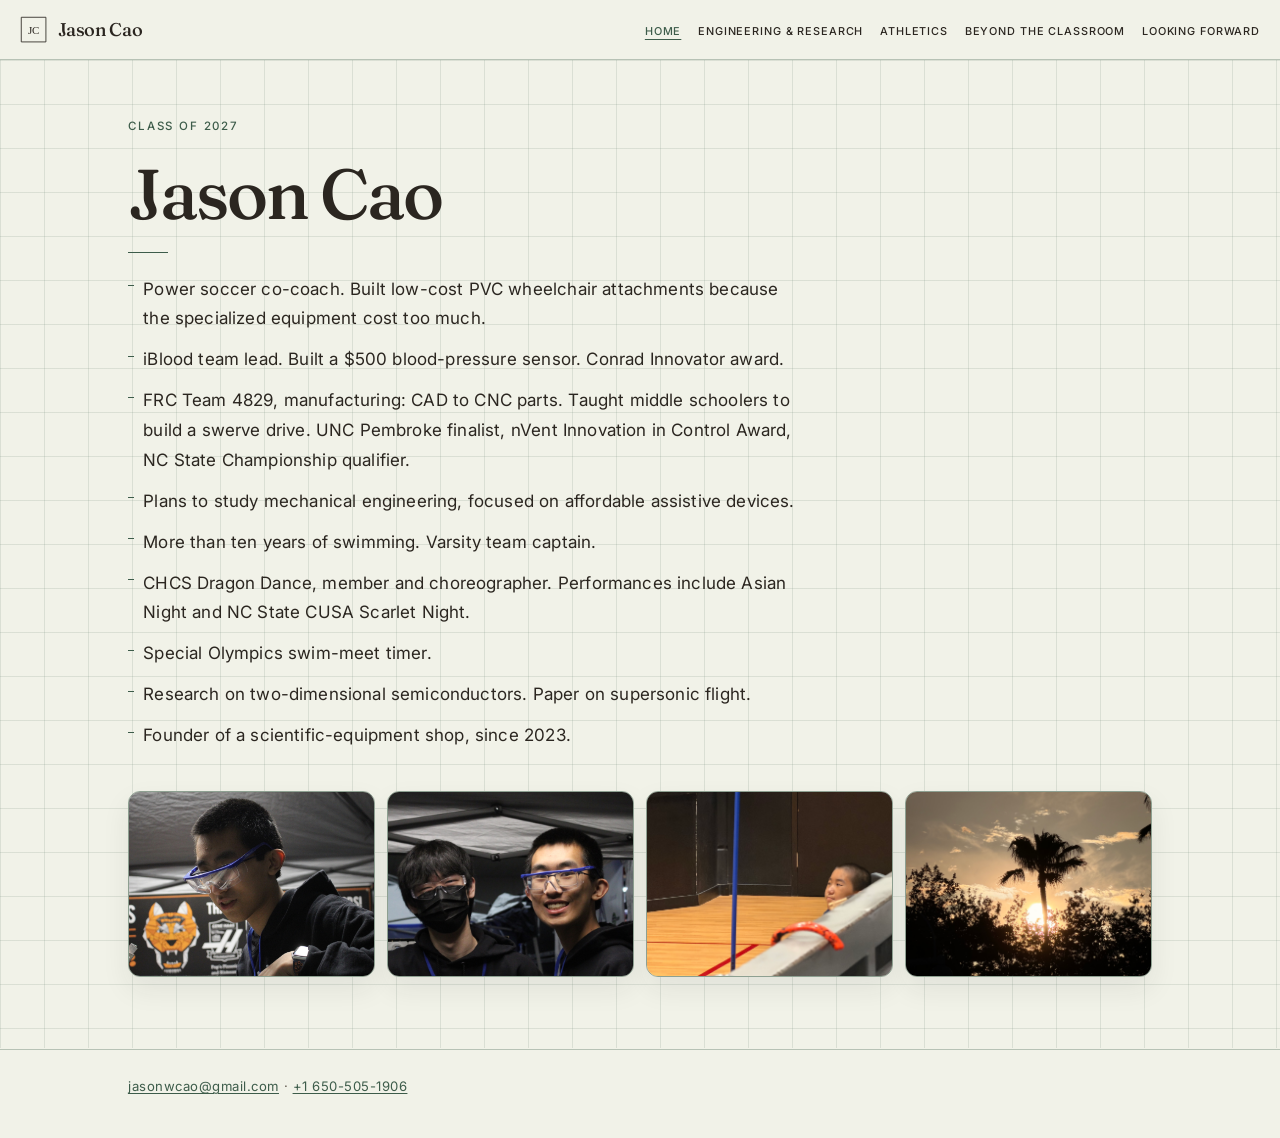
<file: index.html>
<!DOCTYPE html>
<html lang="en">
  <head>
    <meta charset="utf-8" />
    <meta name="viewport" content="width=device-width, initial-scale=1" />
    <meta
      name="description"
      content="Jason Cao — high school senior, engineer, builder, and swimmer applying to college for engineering."
    />
    <title>Jason Cao</title>
    <link rel="canonical" href="https://jasoncao.com/" />
    <link rel="icon" href="favicon.svg" type="image/svg+xml" />
    <link rel="preconnect" href="https://fonts.googleapis.com" />
    <link rel="preconnect" href="https://fonts.gstatic.com" crossorigin />
    <link
      href="https://fonts.googleapis.com/css2?family=Fraunces:ital,opsz,wght,WONK@0,24,500,0;0,24,600,0;1,24,500,0&family=Inter:wght@400;500;600&display=swap"
      rel="stylesheet"
    />
    <link rel="stylesheet" href="style.css" />
  </head>
  <body>
    <a class="skip-link" href="#main">Skip to content</a>
    <header class="site-header">
      <div class="wrap header-inner">
        <a class="wordmark" href="index.html" aria-label="Jason Cao home">
          <svg class="mark" viewBox="0 0 32 32" aria-hidden="true">
            <rect
              class="mark-frame"
              x="1.5"
              y="1.5"
              width="29"
              height="29"
              fill="none"
              stroke="currentColor"
              stroke-width="1"
            />
            <text
              x="16"
              y="21.5"
              text-anchor="middle"
              font-size="13"
              font-family="Georgia, 'Times New Roman', serif"
              fill="currentColor"
            >
              JC
            </text>
          </svg>
          <span class="wordmark-text">Jason Cao</span>
        </a>
        <button
          class="nav-toggle"
          type="button"
          aria-expanded="false"
          aria-controls="site-nav"
        >
          Menu
        </button>
        <nav id="site-nav" class="site-nav" aria-label="Primary">
          <ul>
            <li><a href="index.html" aria-current="page">Home</a></li>
            <li>
              <a href="engineering.html">Engineering &amp; Research</a>
            </li>
            <li><a href="athletics.html">Athletics</a></li>
            <li><a href="beyond.html">Beyond the Classroom</a></li>
            <li><a href="looking-forward.html">Looking Forward</a></li>
          </ul>
        </nav>
      </div>
    </header>

    <main id="main">
      <section class="hero">
        <div class="hero-bg" aria-hidden="true">
          <div class="hero-bg-shift" data-parallax="0.2"></div>
        </div>
        <div class="wrap hero-content">
          <p class="kicker hero-enter">Class of 2027</p>
          <h1 class="hero-enter">Jason Cao</h1>
          <span class="rule hero-enter"></span>
          <ul class="hero-points hero-enter">
            <li>
              Power soccer co-coach. Built low-cost PVC wheelchair attachments
              because the specialized equipment cost too much.
            </li>
            <li>
              iBlood team lead. Built a $500 blood-pressure sensor. Conrad
              Innovator award.
            </li>
            <li>
              FRC Team 4829, manufacturing: CAD to CNC parts. Taught middle
              schoolers to build a swerve drive. UNC Pembroke finalist, nVent
              Innovation in Control Award, NC State Championship qualifier.
            </li>
            <li>
              Plans to study mechanical engineering, focused on affordable
              assistive devices.
            </li>
            <li>More than ten years of swimming. Varsity team captain.</li>
            <li>
              CHCS Dragon Dance, member and choreographer. Performances
              include Asian Night and NC State CUSA Scarlet Night.
            </li>
            <li>Special Olympics swim-meet timer.</li>
            <li>
              Research on two-dimensional semiconductors. Paper on supersonic
              flight.
            </li>
            <li>Founder of a scientific-equipment shop, since 2023.</li>
          </ul>
          <div class="home-photos reveal">
            <a href="engineering.html">
              <figure>
                <img
                  class="reveal-media"
                  src="images/frc-pit-states.jpg"
                  alt="Jason Cao in safety glasses at the FRC pit, with a Titanium Tigers banner behind him."
                  width="2000"
                  height="1333"
                />
              </figure>
            </a>
            <a href="engineering.html">
              <figure>
                <img
                  class="reveal-media"
                  src="images/frc-team.jpg"
                  alt="Two Titanium Tigers teammates in the pit, wearing safety glasses."
                  width="2000"
                  height="1333"
                />
              </figure>
            </a>
            <a href="beyond.html#power-soccer">
              <figure>
                <img
                  class="reveal-media"
                  src="images/power-soccer-court.jpg"
                  alt="A power soccer player in a wheelchair beside the court."
                  width="2000"
                  height="1500"
                />
              </figure>
            </a>
            <a href="beyond.html#photography">
              <figure>
                <img
                  class="reveal-media"
                  src="images/photo-palm-sunset.jpg"
                  alt="A palm tree silhouetted against a bright sunset."
                  width="2000"
                  height="1500"
                />
              </figure>
            </a>
          </div>
        </div>
      </section>
    </main>

    <footer class="site-footer" id="contact">
      <div class="wrap">
        <p>
          <a href="mailto:jasonwcao@gmail.com">jasonwcao@gmail.com</a>
          ·
          <a href="tel:+16505051906">+1 650-505-1906</a>
        </p>
      </div>
    </footer>
    <script src="script.js"></script>
  </body>
</html>
</file>
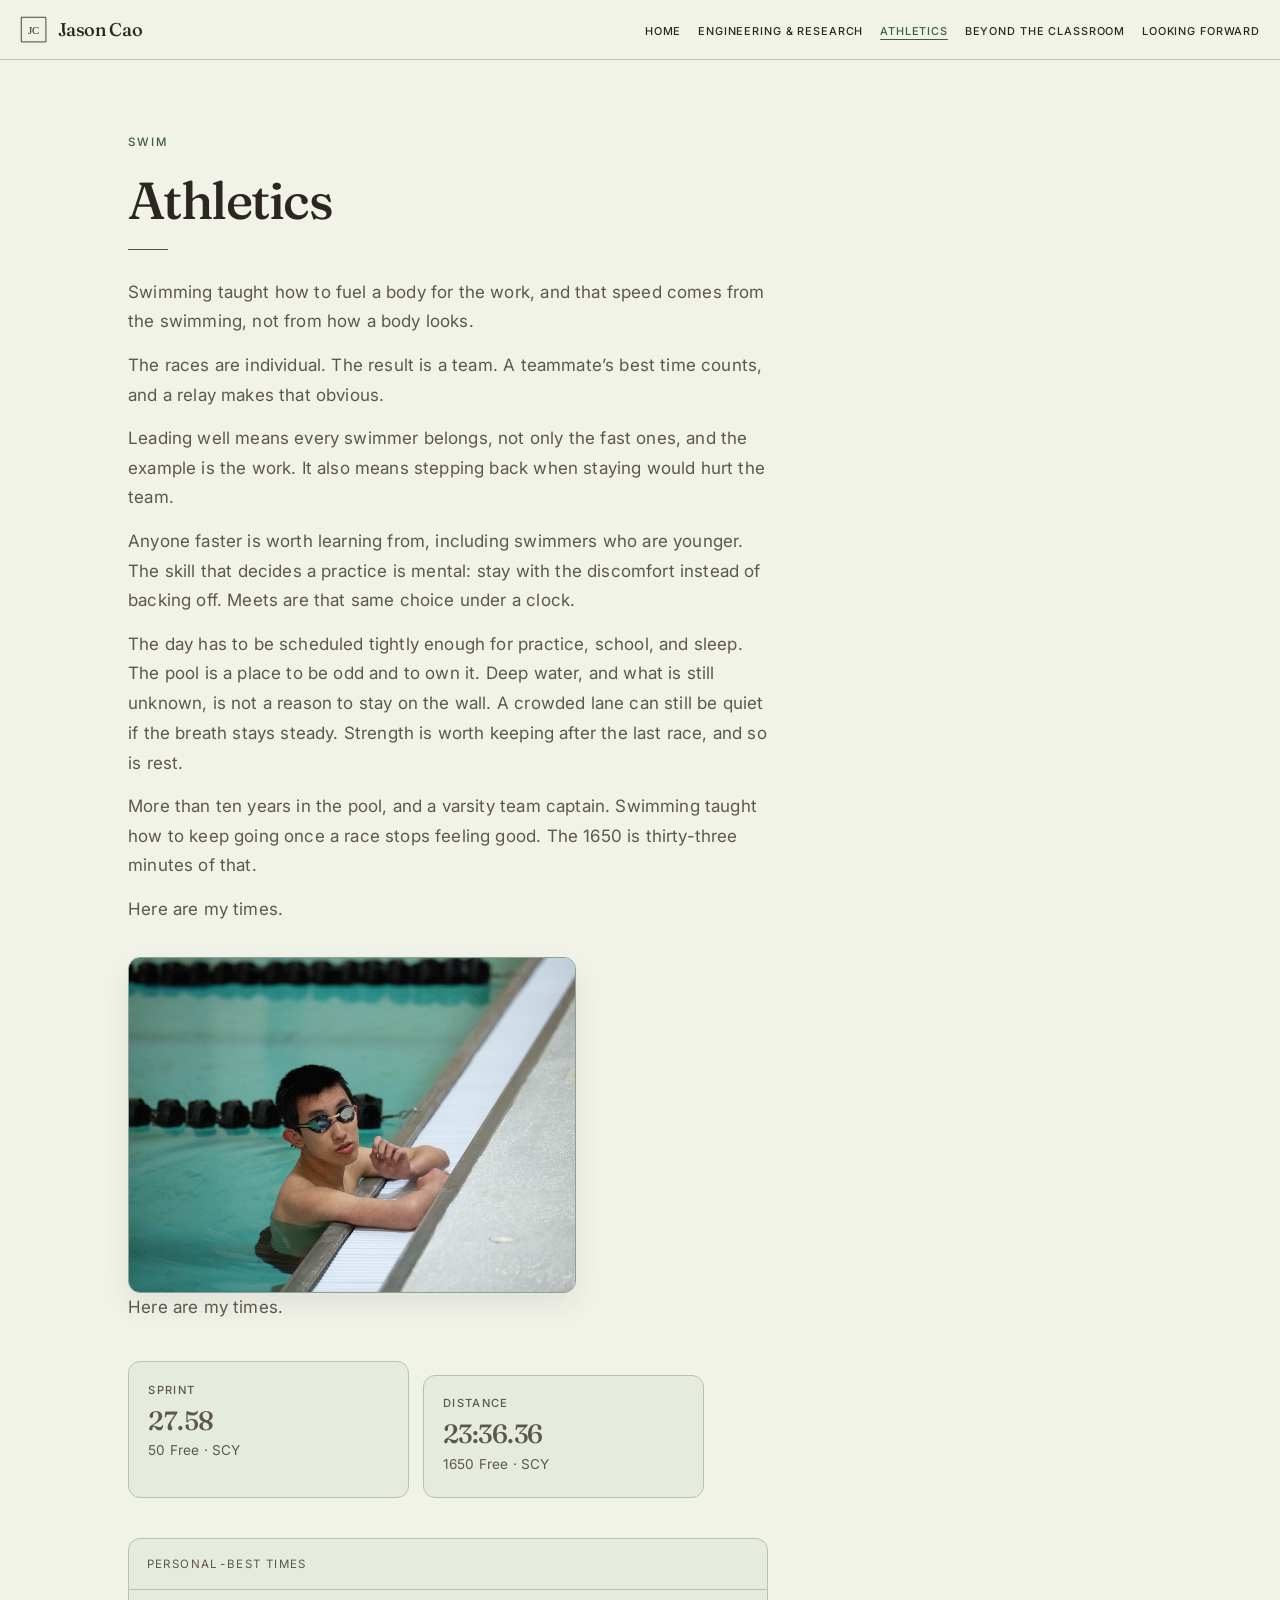
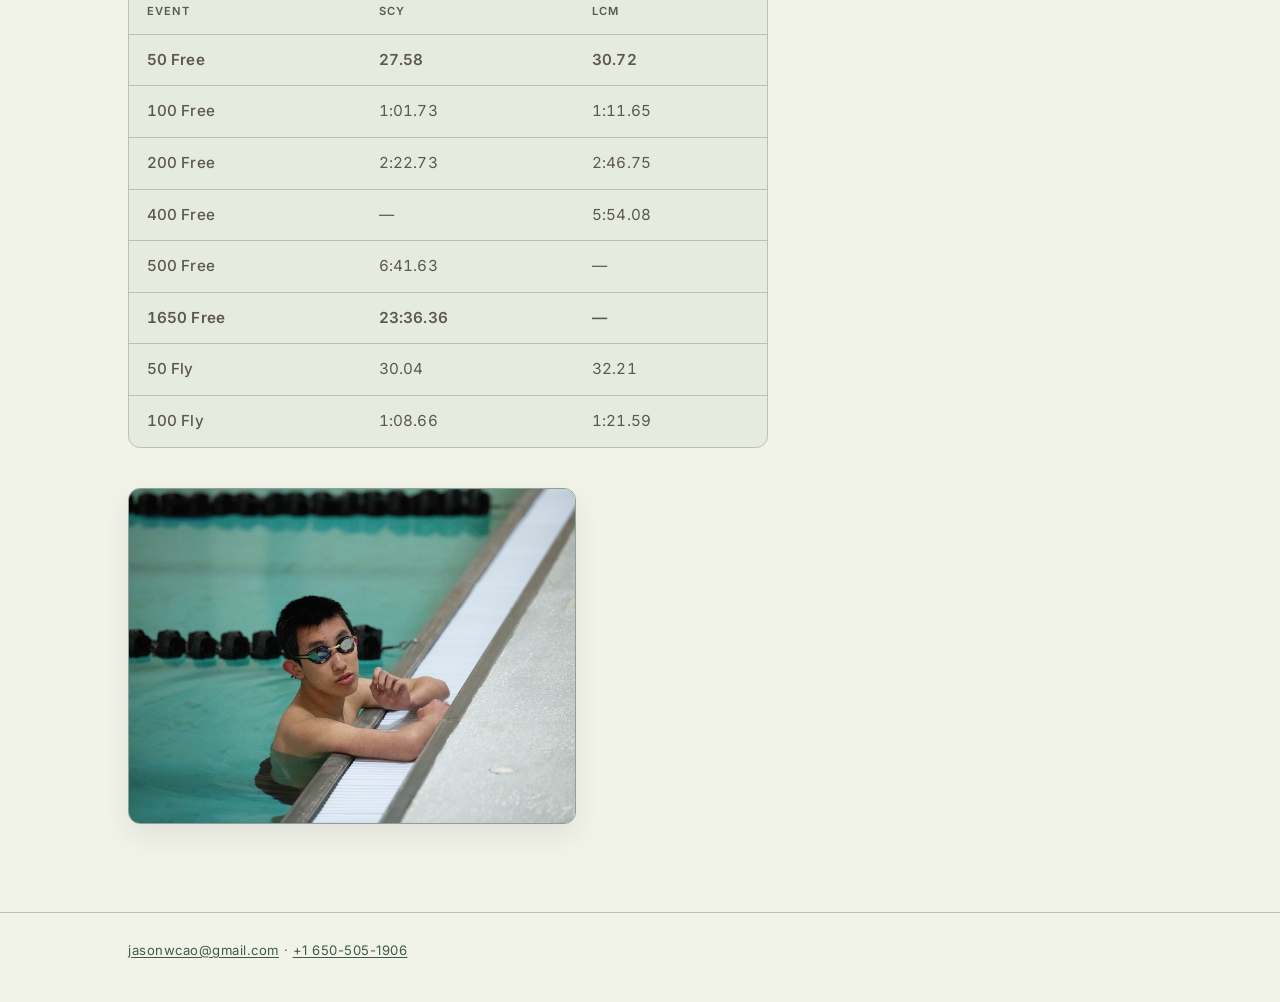
<file: athletics.html>
<!DOCTYPE html>
<html lang="en">
  <head>
    <meta charset="utf-8" />
    <meta name="viewport" content="width=device-width, initial-scale=1" />
    <meta
      name="description"
      content="Athletics — Jason Cao, competitive swimmer and varsity team captain, with personal bests in short course yards and long course meters."
    />
    <title>Athletics — Jason Cao</title>
    <link rel="canonical" href="https://jasoncao.com/athletics.html" />
    <link rel="icon" href="favicon.svg" type="image/svg+xml" />
    <link rel="preconnect" href="https://fonts.googleapis.com" />
    <link rel="preconnect" href="https://fonts.gstatic.com" crossorigin />
    <link
      href="https://fonts.googleapis.com/css2?family=Fraunces:ital,opsz,wght,WONK@0,24,500,0;0,24,600,0;1,24,500,0&family=Inter:wght@400;500;600&display=swap"
      rel="stylesheet"
    />
    <link rel="stylesheet" href="style.css" />
  </head>
  <body>
    <a class="skip-link" href="#main">Skip to content</a>
    <header class="site-header">
      <div class="wrap header-inner">
        <a class="wordmark" href="index.html" aria-label="Jason Cao home">
          <svg class="mark" viewBox="0 0 32 32" aria-hidden="true">
            <rect class="mark-frame" x="1.5" y="1.5" width="29" height="29" fill="none" stroke="currentColor" stroke-width="1"/>
            <text x="16" y="21.5" text-anchor="middle" font-size="13" font-family="Georgia, serif" fill="currentColor">JC</text>
          </svg>
          <span class="wordmark-text">Jason Cao</span>
        </a>
        <button
          class="nav-toggle"
          type="button"
          aria-expanded="false"
          aria-controls="site-nav"
        >
          Menu
        </button>
        <nav id="site-nav" class="site-nav" aria-label="Primary">
          <ul>
            <li><a href="index.html">Home</a></li>
            <li><a href="engineering.html">Engineering &amp; Research</a></li>
            <li><a href="athletics.html" aria-current="page">Athletics</a></li>
            <li><a href="beyond.html">Beyond the Classroom</a></li>
            <li><a href="looking-forward.html">Looking Forward</a></li>
          </ul>
        </nav>
      </div>
    </header>

    <main id="main" class="page">
      <div class="wrap">
        <p class="kicker reveal">Swim</p>
        <h1 class="page-title reveal">Athletics</h1>
        <span class="rule reveal"></span>
        <div class="intro reveal">
          <p>
            Swimming taught how to fuel a body for the work, and that speed
            comes from the swimming, not from how a body looks.
          </p>
          <p>
            The races are individual. The result is a team. A teammate’s best
            time counts, and a relay makes that obvious.
          </p>
          <p>
            Leading well means every swimmer belongs, not only the fast ones,
            and the example is the work. It also means stepping back when
            staying would hurt the team.
          </p>
          <p>
            Anyone faster is worth learning from, including swimmers who are
            younger. The skill that decides a practice is mental: stay with
            the discomfort instead of backing off. Meets are that same choice
            under a clock.
          </p>
          <p>
            The day has to be scheduled tightly enough for practice, school,
            and sleep. The pool is a place to be odd and to own it. Deep
            water, and what is still unknown, is not a reason to stay on the
            wall. A crowded lane can still be quiet if the breath stays
            steady. Strength is worth keeping after the last race, and so is
            rest.
          </p>
        <p class="intro reveal">
          More than ten years in the pool, and a varsity team captain. Swimming
          taught how to keep going once a race stops feeling good. The 1650 is
          thirty-three minutes of that.
        </p>
        <p class="times-lead reveal">Here are my times.</p>
        <div class="photos single lead reveal">
          <figure>
            <img
              class="reveal-media"
              src="images/swim-pool.jpg"
              alt="Jason Cao in the pool at the lane line, wearing goggles."
              width="2000"
              height="1333"
            />
          </figure>
        </div>
        <p class="times-lead reveal">Here are my times.</p>
        <div class="callouts">
          <p class="callout reveal">
            <span class="label">Sprint</span>
            <strong>27.58</strong>
            <span>50 Free · SCY</span>
          </p>
          <p class="callout reveal">
            <span class="label">Distance</span>
            <strong>23:36.36</strong>
            <span>1650 Free · SCY</span>
          </p>
        </div>
        <div
          class="table-wrap reveal"
          role="region"
          aria-labelledby="times-caption"
          tabindex="0"
        >
          <table>
            <caption id="times-caption">Personal-best times</caption>
            <thead>
              <tr>
                <th scope="col">Event</th>
                <th scope="col">SCY</th>
                <th scope="col">LCM</th>
              </tr>
            </thead>
            <tbody>
              <tr class="is-mark">
                <th scope="row">50 Free</th>
                <td>27.58</td>
                <td>30.72</td>
              </tr>
              <tr>
                <th scope="row">100 Free</th>
                <td>1:01.73</td>
                <td>1:11.65</td>
              </tr>
              <tr>
                <th scope="row">200 Free</th>
                <td>2:22.73</td>
                <td>2:46.75</td>
              </tr>
              <tr>
                <th scope="row">400 Free</th>
                <td>—</td>
                <td>5:54.08</td>
              </tr>
              <tr>
                <th scope="row">500 Free</th>
                <td>6:41.63</td>
                <td>—</td>
              </tr>
              <tr class="is-mark">
                <th scope="row">1650 Free</th>
                <td>23:36.36</td>
                <td>—</td>
              </tr>
              <tr>
                <th scope="row">50 Fly</th>
                <td>30.04</td>
                <td>32.21</td>
              </tr>
              <tr>
                <th scope="row">100 Fly</th>
                <td>1:08.66</td>
                <td>1:21.59</td>
              </tr>
            </tbody>
          </table>
        </div>
        <div class="photos single end reveal">
          <figure>
            <img
              class="reveal-media"
              src="images/swim-pool.jpg"
              alt="Jason Cao in the pool at the lane line, wearing goggles."
              width="2000"
              height="1333"
            />
          </figure>
        </div>
      </div>
    </main>

    <footer class="site-footer" id="contact">
      <div class="wrap">
        <p>
          <a href="mailto:jasonwcao@gmail.com">jasonwcao@gmail.com</a>
          ·
          <a href="tel:+16505051906">+1 650-505-1906</a>
        </p>
      </div>
    </footer>
    <script src="script.js"></script>
  </body>
</html>
</file>
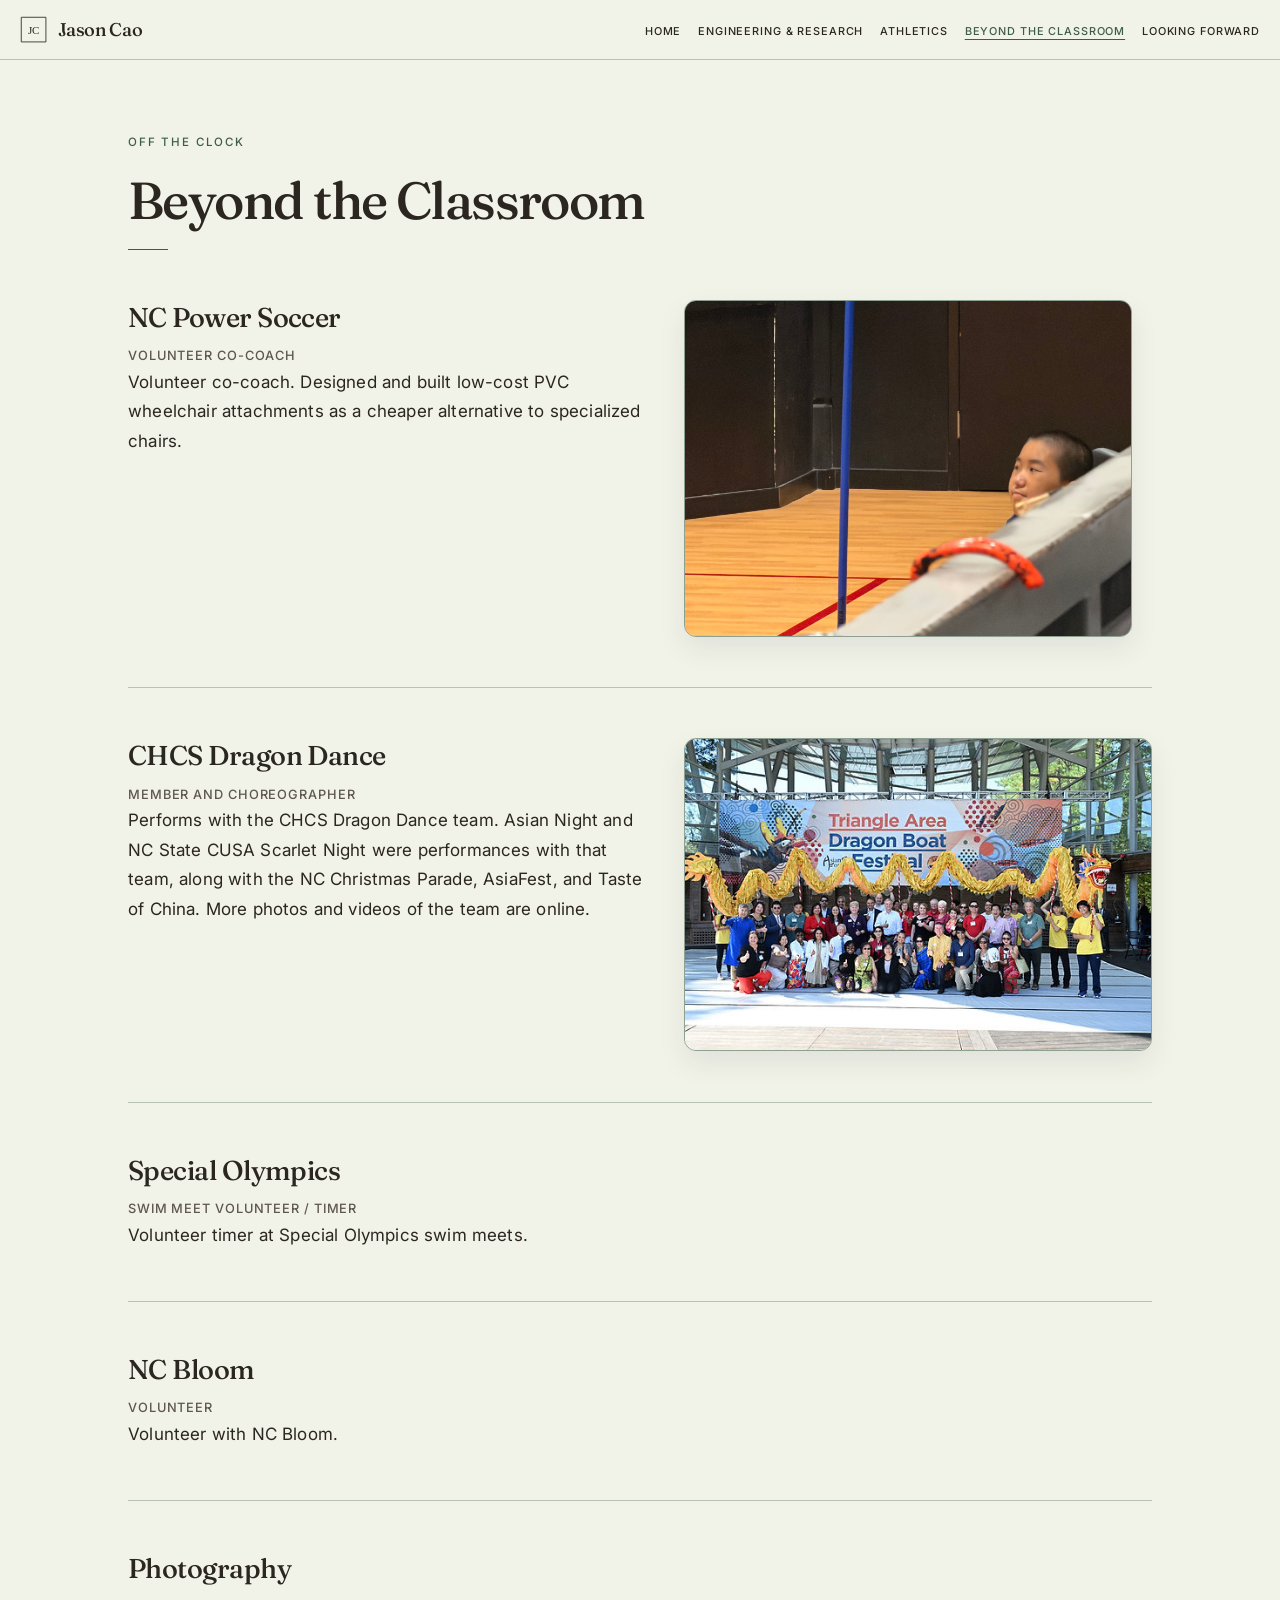
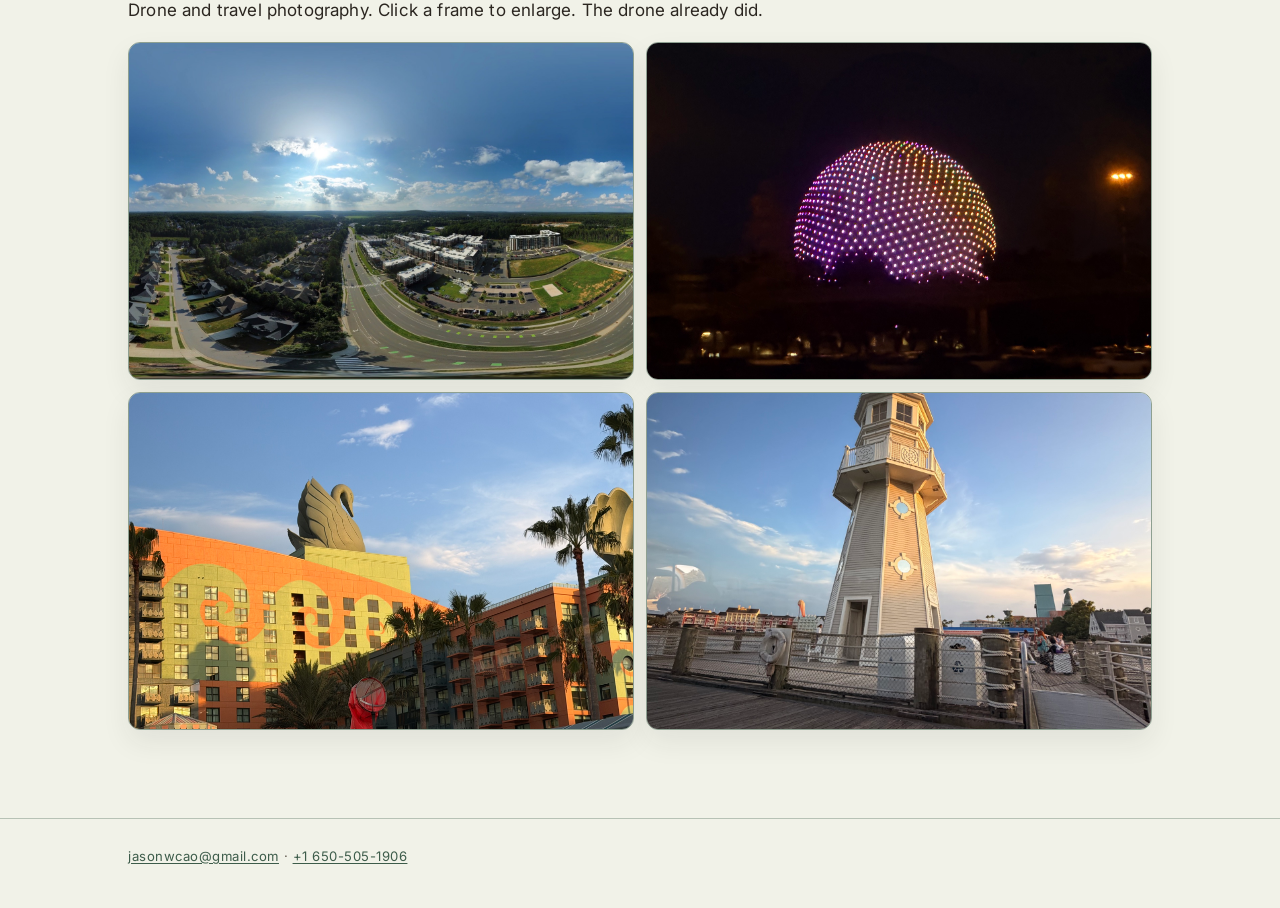
<file: beyond.html>
<!DOCTYPE html>
<html lang="en">
  <head>
    <meta charset="utf-8" />
    <meta name="viewport" content="width=device-width, initial-scale=1" />
    <meta
      name="description"
      content="Beyond the classroom — NC Power Soccer, CHCS Dragon Dance, Special Olympics, NC Bloom, and photography."
    />
    <title>Beyond the Classroom — Jason Cao</title>
    <link rel="canonical" href="https://jasoncao.com/beyond.html" />
    <link rel="icon" href="favicon.svg" type="image/svg+xml" />
    <link rel="preconnect" href="https://fonts.googleapis.com" />
    <link rel="preconnect" href="https://fonts.gstatic.com" crossorigin />
    <link
      href="https://fonts.googleapis.com/css2?family=Fraunces:ital,opsz,wght,WONK@0,24,500,0;0,24,600,0;1,24,500,0&family=Inter:wght@400;500;600&display=swap"
      rel="stylesheet"
    />
    <link rel="stylesheet" href="style.css" />
  </head>
  <body>
    <a class="skip-link" href="#main">Skip to content</a>
    <header class="site-header">
      <div class="wrap header-inner">
        <a class="wordmark" href="index.html" aria-label="Jason Cao home">
          <svg class="mark" viewBox="0 0 32 32" aria-hidden="true">
            <rect class="mark-frame" x="1.5" y="1.5" width="29" height="29" fill="none" stroke="currentColor" stroke-width="1"/>
            <text x="16" y="21.5" text-anchor="middle" font-size="13" font-family="Georgia, serif" fill="currentColor">JC</text>
          </svg>
          <span class="wordmark-text">Jason Cao</span>
        </a>
        <button
          class="nav-toggle"
          type="button"
          aria-expanded="false"
          aria-controls="site-nav"
        >
          Menu
        </button>
        <nav id="site-nav" class="site-nav" aria-label="Primary">
          <ul>
            <li><a href="index.html">Home</a></li>
            <li><a href="engineering.html">Engineering &amp; Research</a></li>
            <li><a href="athletics.html">Athletics</a></li>
            <li>
              <a href="beyond.html" aria-current="page">Beyond the Classroom</a>
            </li>
            <li><a href="looking-forward.html">Looking Forward</a></li>
          </ul>
        </nav>
      </div>
    </header>

    <main id="main" class="page">
      <div class="wrap">
        <p class="kicker reveal">Off the clock</p>
        <h1 class="page-title reveal">Beyond the Classroom</h1>
        <span class="rule reveal"></span>

        <div class="stack">
          <article id="power-soccer" class="entry entry--split reveal">
            <div>
              <h2>NC Power Soccer</h2>
              <p class="meta">Volunteer co-coach</p>
              <p>
                Volunteer co-coach. Designed and built low-cost PVC wheelchair
                attachments as a cheaper alternative to specialized chairs.
              </p>
            </div>
            <div class="photos single">
              <figure>
                <img
                  class="reveal-media"
                  src="images/power-soccer.jpg"
                  alt="Power soccer match with a player in a wheelchair on the court."
                  width="1600"
                  height="1200"
                />
              </figure>
            </div>
          </article>

          <article id="dragon-dance" class="entry entry--split reveal">
            <div>
              <h2>CHCS Dragon Dance</h2>
              <p class="meta">Member and choreographer</p>
              <p>
                Performs with the CHCS Dragon Dance team. Asian Night and NC
                State CUSA Scarlet Night were performances with that team,
                along with the NC Christmas Parade, AsiaFest, and Taste of
                China. More photos and videos of the team are online.
              </p>
            </div>
            <div class="photos single group">
              <figure>
                <img
                  class="reveal-media"
                  src="images/dragon-dance-team.jpg"
                  alt="Group photo of the dragon dance team with a yellow dragon puppet at the Triangle Area Dragon Boat Festival."
                  width="537"
                  height="357"
                />
              </figure>
            </div>
          </article>

          <article class="entry reveal">
            <h2>Special Olympics</h2>
            <p class="meta">Swim meet volunteer / timer</p>
            <p>Volunteer timer at Special Olympics swim meets.</p>
          </article>

          <article class="entry reveal">
            <h2>NC Bloom</h2>
            <p class="meta">Volunteer</p>
            <p>Volunteer with NC Bloom.</p>
          </article>

          <article id="photography" class="entry reveal">
            <h2>Photography</h2>
            <p>
              Drone and travel photography. Click a frame to enlarge. The drone
              already did.
            </p>
            <div class="gallery">
              <button
                type="button"
                class="gallery-item"
                data-caption="Drone panorama of a neighborhood"
                aria-label="Enlarge drone panorama of a neighborhood"
              >
                <img
                  class="reveal-media"
                  src="images/photo-aerial-pano.jpg"
                  alt="Aerial drone panorama of apartment buildings and a neighborhood."
                  width="2000"
                  height="1000"
                />
              </button>
              <button
                type="button"
                class="gallery-item"
                data-caption="Spaceship Earth at night"
                aria-label="Enlarge Spaceship Earth at night"
              >
                <img
                  class="reveal-media"
                  src="images/photo-spaceship-earth.jpg"
                  alt="Spaceship Earth at night, covered in colored lights."
                  width="2000"
                  height="1500"
                />
              </button>
              <button
                type="button"
                class="gallery-item"
                data-caption="Swan hotel in late light"
                aria-label="Enlarge swan hotel in late light"
              >
                <img
                  class="reveal-media"
                  src="images/photo-swan.jpg"
                  alt="A large swan sculpture on top of a colorful hotel, with palm trees."
                  width="2000"
                  height="1500"
                />
              </button>
              <button
                type="button"
                class="gallery-item"
                data-caption="Lighthouse on the pier"
                aria-label="Enlarge lighthouse on the pier"
              >
                <img
                  class="reveal-media"
                  src="images/photo-lighthouse.jpg"
                  alt="A white lighthouse on a wooden pier at sunset."
                  width="2000"
                  height="1500"
                />
              </button>
            </div>
          </article>
        </div>
      </div>
    </main>

    <dialog class="lightbox" aria-label="Photograph">
      <img alt="" />
      <div class="lightbox-caption">
        <span></span>
        <button class="lightbox-close" type="button" value="close">Close</button>
      </div>
    </dialog>

    <footer class="site-footer" id="contact">
      <div class="wrap">
        <p>
          <a href="mailto:jasonwcao@gmail.com">jasonwcao@gmail.com</a>
          ·
          <a href="tel:+16505051906">+1 650-505-1906</a>
        </p>
      </div>
    </footer>
    <script src="script.js"></script>
  </body>
</html>
</file>
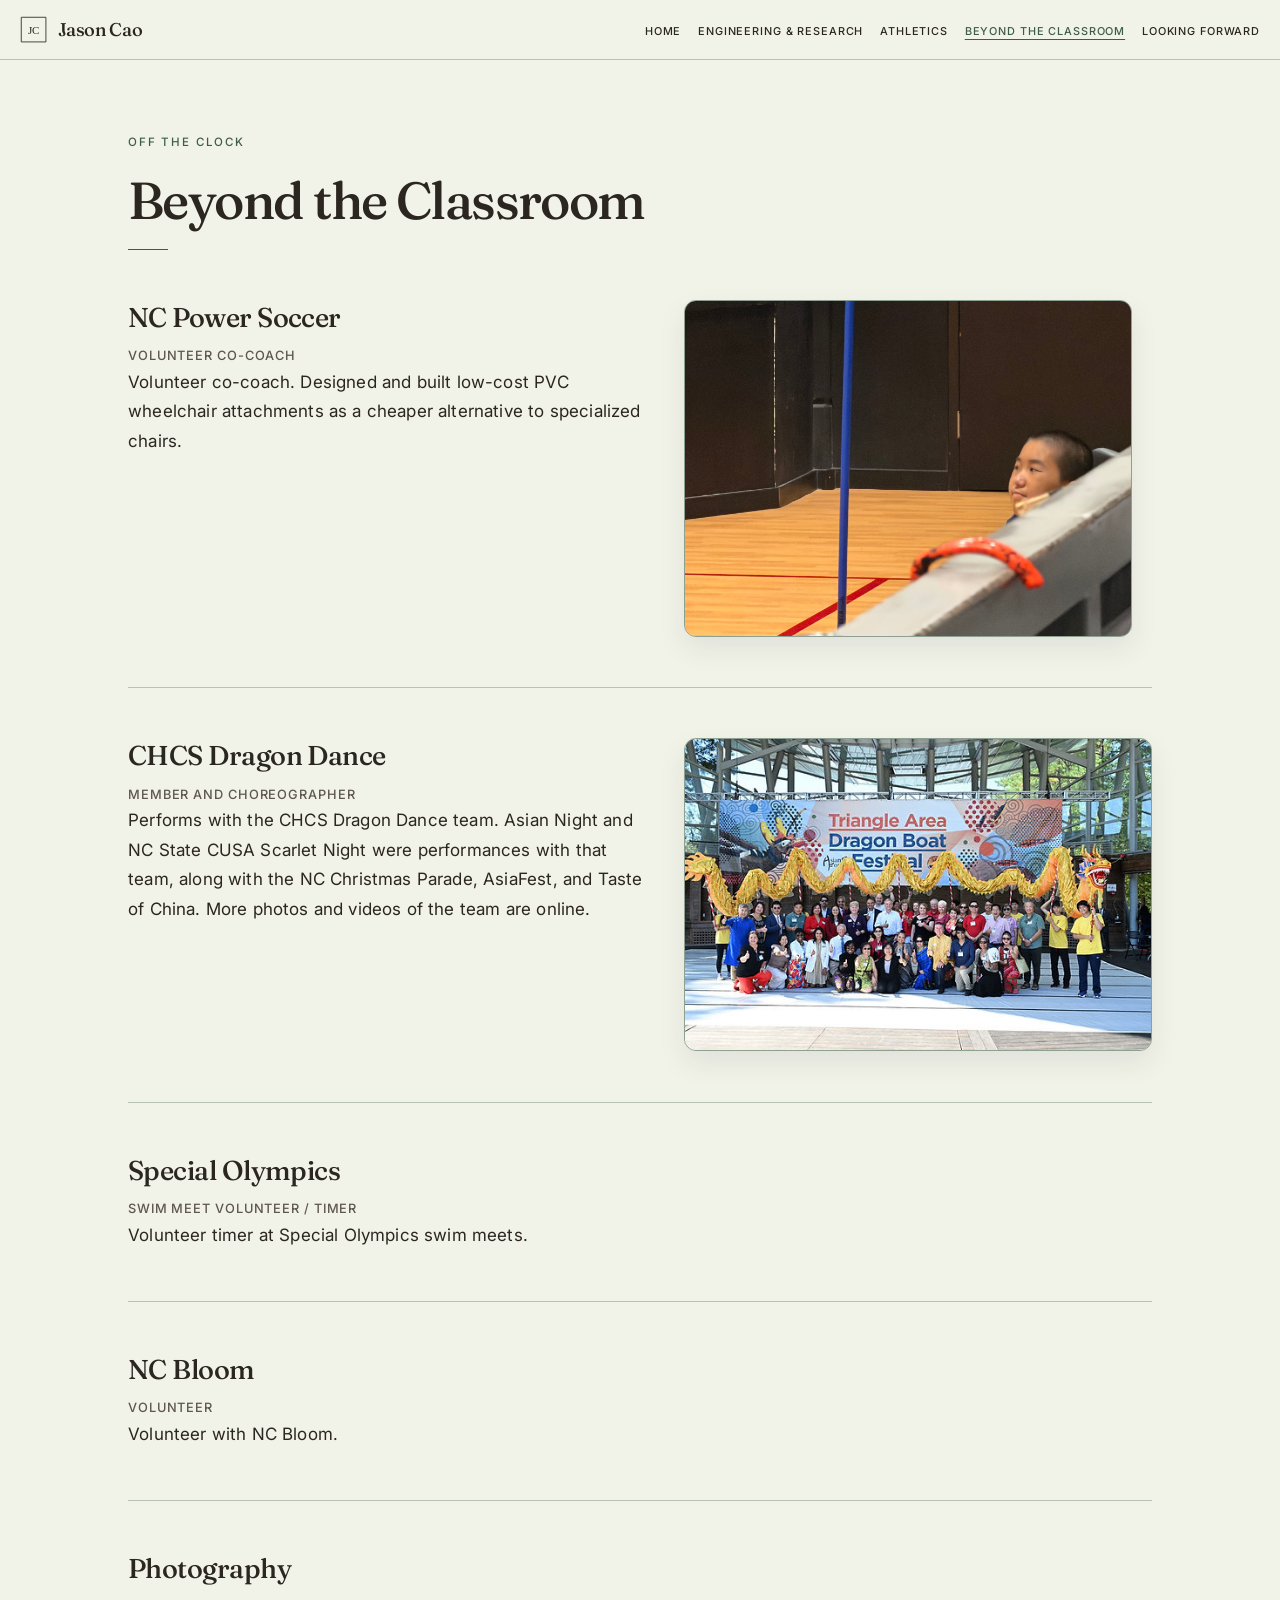
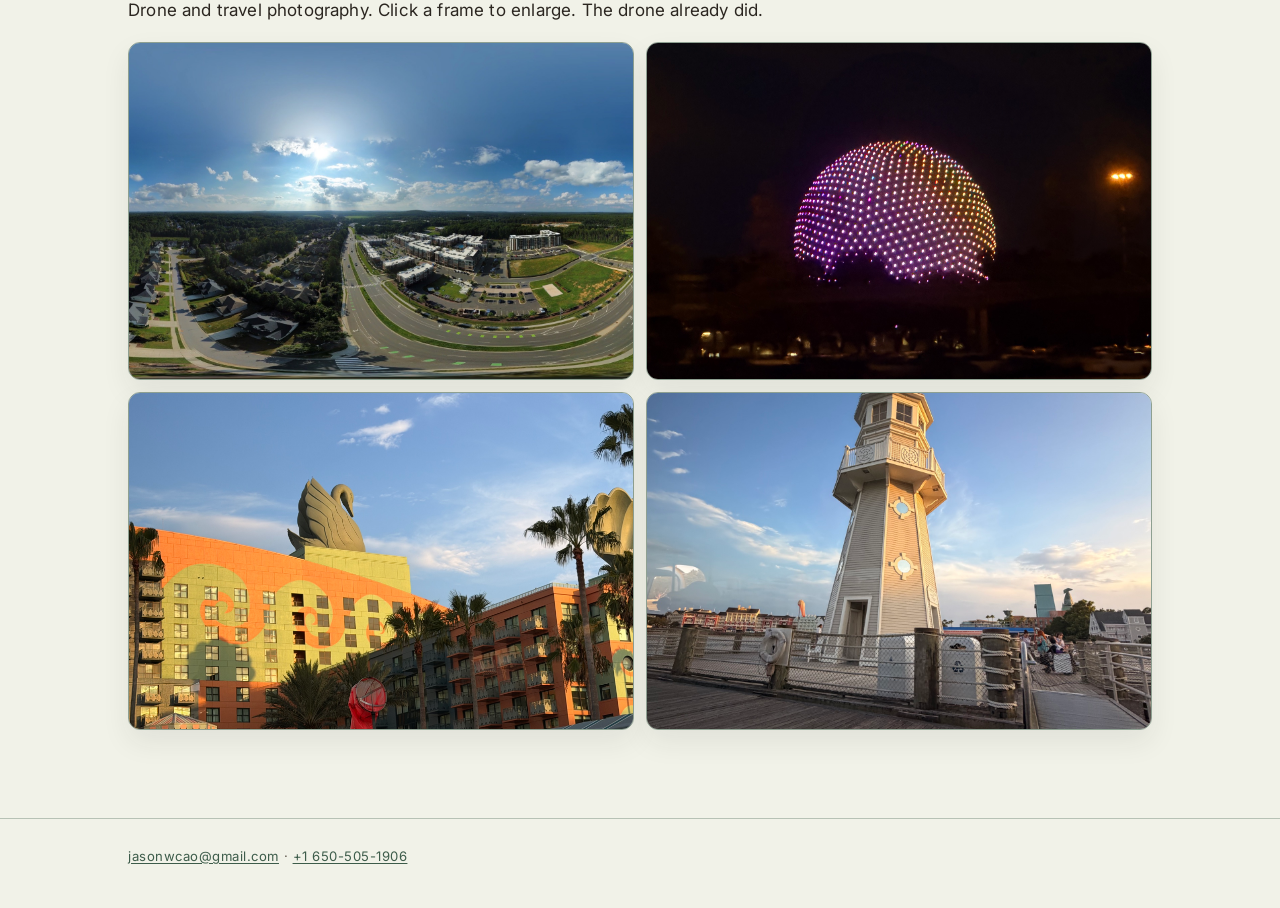
<file: community.html>
<!DOCTYPE html>
<html lang="en">
  <head>
    <meta charset="utf-8" />
    <meta http-equiv="refresh" content="0; url=beyond.html" />
    <link rel="canonical" href="https://jasoncao.com/beyond.html" />
    <title>Community Service — Jason Cao</title>
    <script>
      location.replace("beyond.html");
    </script>
  </head>
  <body>
    <p><a href="beyond.html">Community service has moved to Beyond the Classroom</a>.</p>
  </body>
</html>
</file>
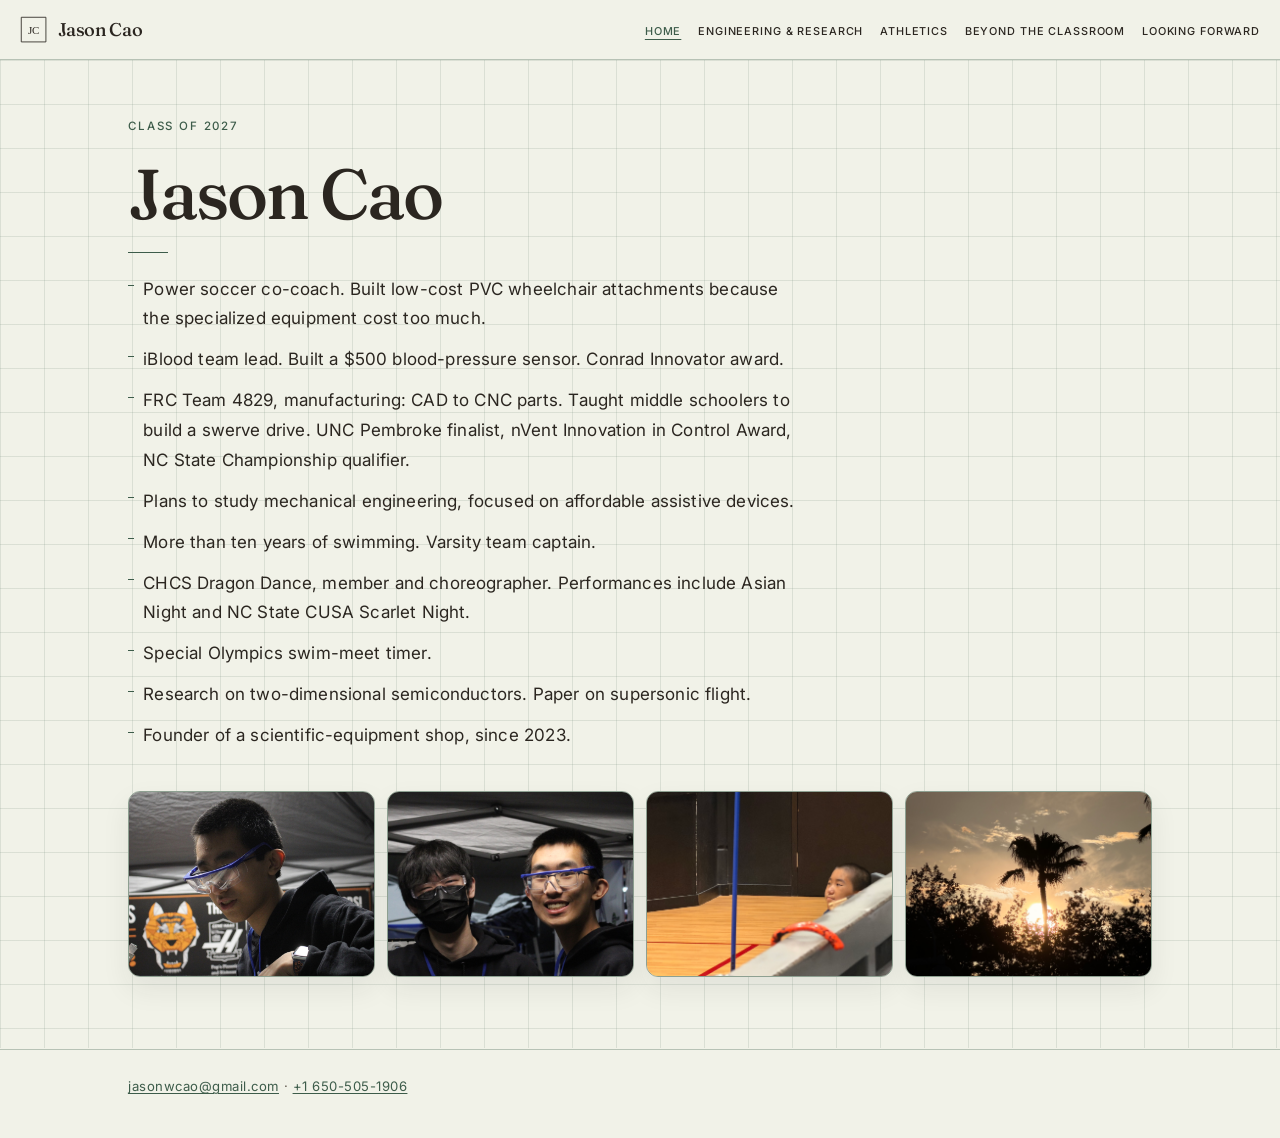
<file: contact.html>
<!DOCTYPE html>
<html lang="en">
  <head>
    <meta charset="utf-8" />
    <meta http-equiv="refresh" content="0; url=index.html#contact" />
    <link rel="canonical" href="https://jasoncao.com/#contact" />
    <title>Contact — Jason Cao</title>
    <script>
      location.replace("index.html#contact");
    </script>
  </head>
  <body>
    <p><a href="index.html#contact">Contact information is at the bottom of each page</a>.</p>
  </body>
</html>
</file>
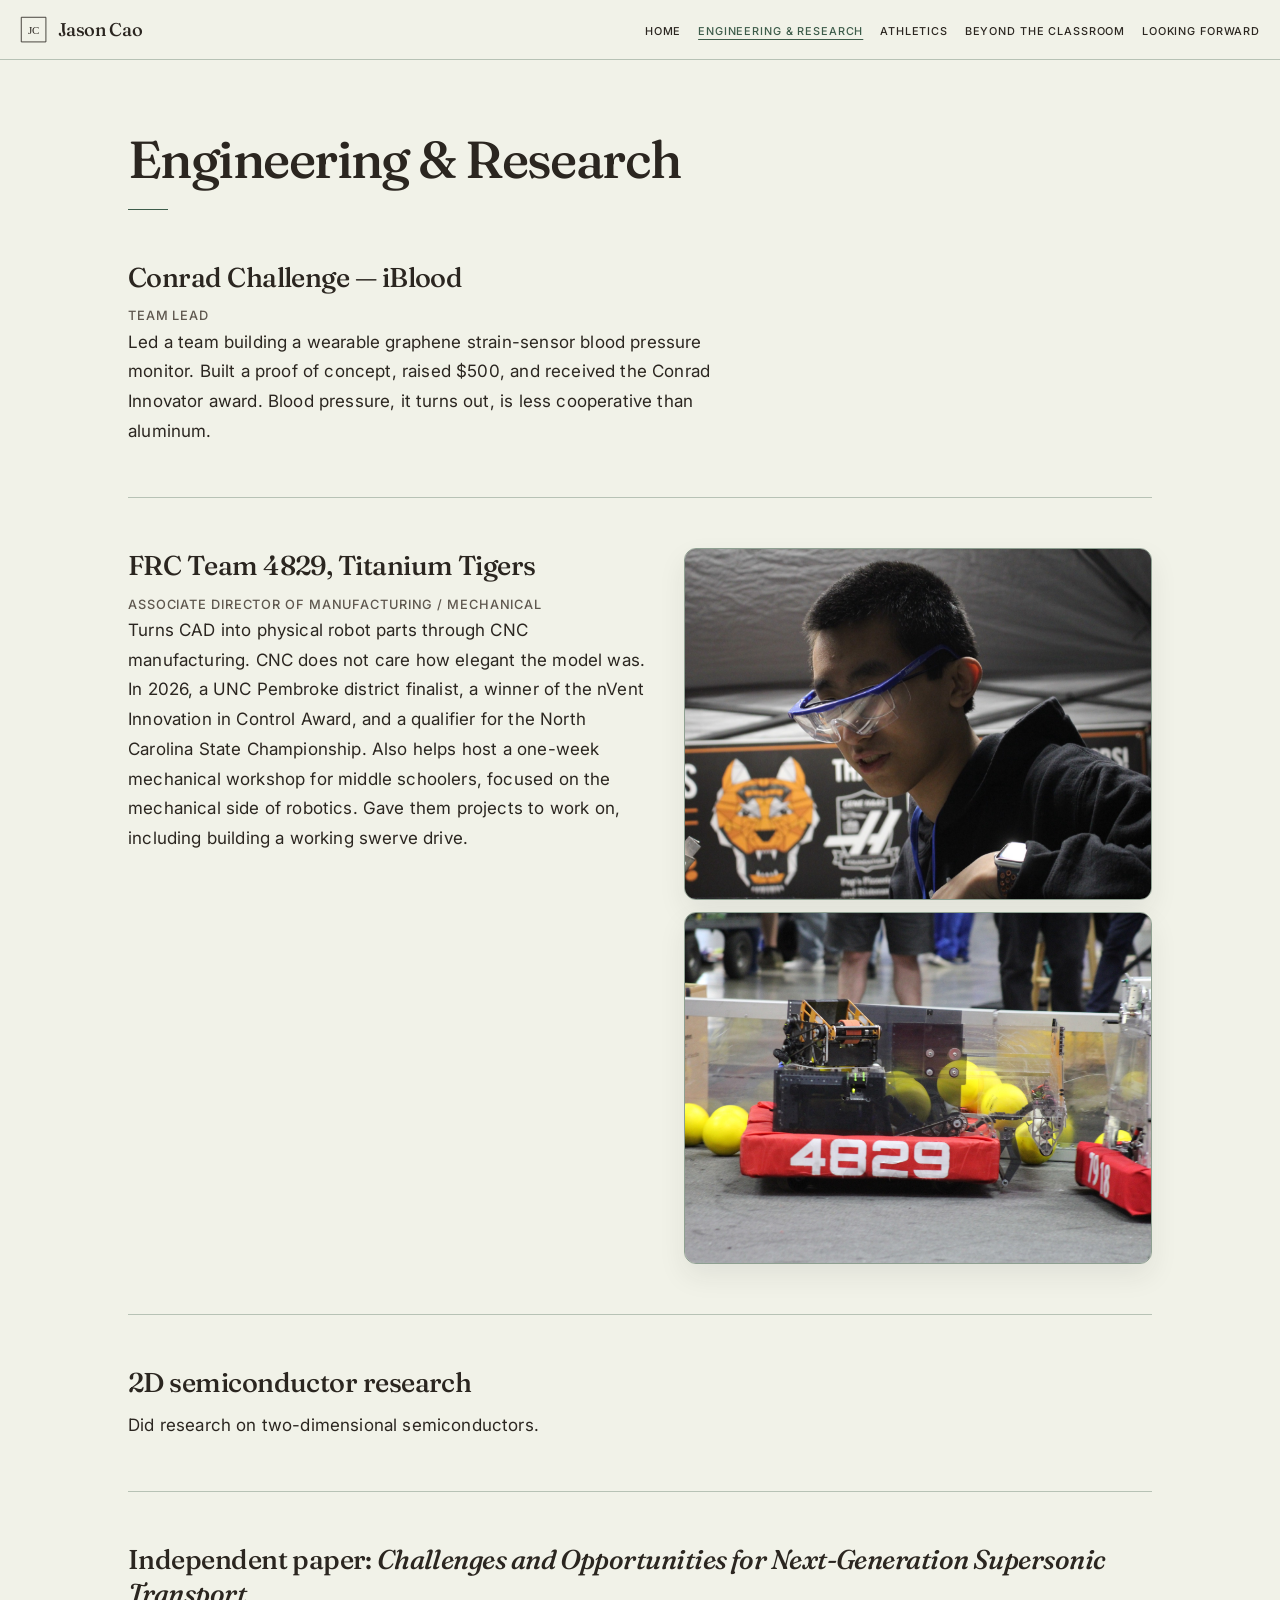
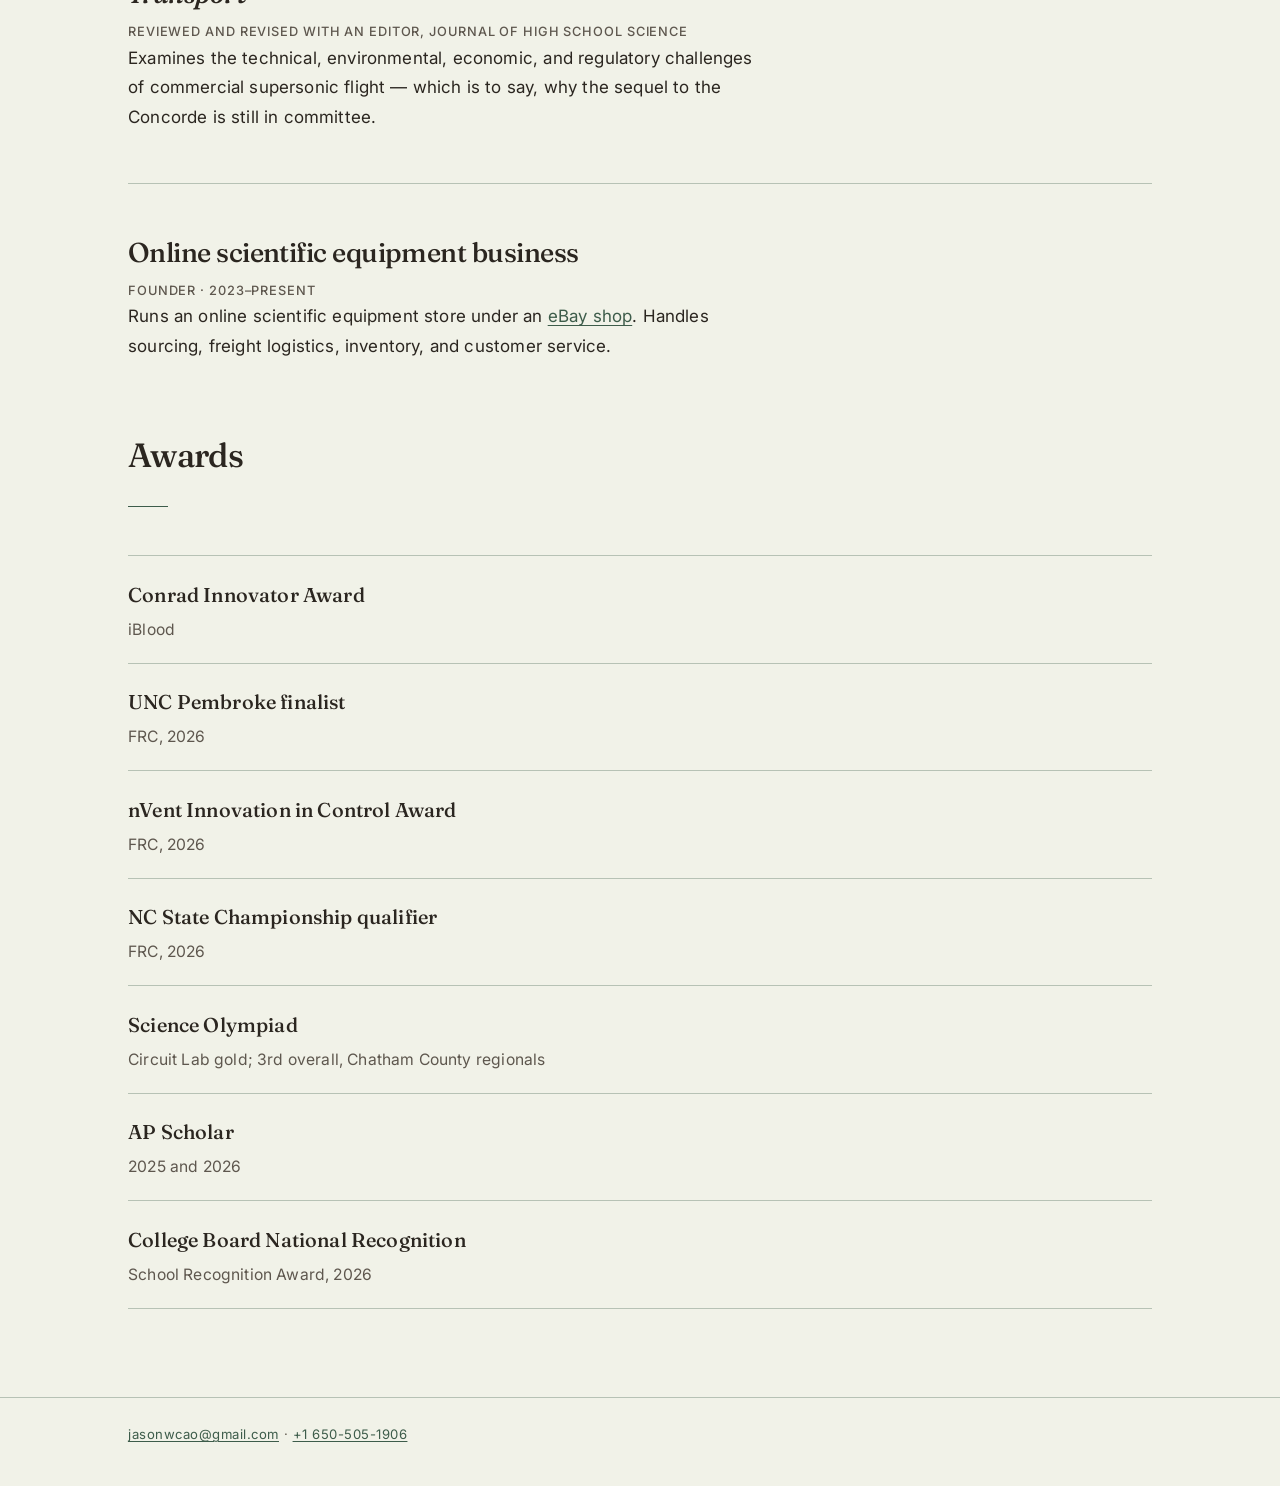
<file: engineering.html>
<!DOCTYPE html>
<html lang="en">
  <head>
    <meta charset="utf-8" />
    <meta name="viewport" content="width=device-width, initial-scale=1" />
    <meta
      name="description"
      content="Engineering and research by Jason Cao — FRC Team 4829, the Conrad Challenge iBlood project, two-dimensional semiconductors, a supersonic-flight paper, and an eBay scientific equipment business."
    />
    <title>Engineering &amp; Research — Jason Cao</title>
    <link rel="canonical" href="https://jasoncao.com/engineering.html" />
    <link rel="icon" href="favicon.svg" type="image/svg+xml" />
    <link rel="preconnect" href="https://fonts.googleapis.com" />
    <link rel="preconnect" href="https://fonts.gstatic.com" crossorigin />
    <link
      href="https://fonts.googleapis.com/css2?family=Fraunces:ital,opsz,wght,WONK@0,24,500,0;0,24,600,0;1,24,500,0&family=Inter:wght@400;500;600&display=swap"
      rel="stylesheet"
    />
    <link rel="stylesheet" href="style.css" />
  </head>
  <body>
    <a class="skip-link" href="#main">Skip to content</a>
    <header class="site-header">
      <div class="wrap header-inner">
        <a class="wordmark" href="index.html" aria-label="Jason Cao home">
          <svg class="mark" viewBox="0 0 32 32" aria-hidden="true">
            <rect class="mark-frame" x="1.5" y="1.5" width="29" height="29" fill="none" stroke="currentColor" stroke-width="1"/>
            <text x="16" y="21.5" text-anchor="middle" font-size="13" font-family="Georgia, serif" fill="currentColor">JC</text>
          </svg>
          <span class="wordmark-text">Jason Cao</span>
        </a>
        <button
          class="nav-toggle"
          type="button"
          aria-expanded="false"
          aria-controls="site-nav"
        >
          Menu
        </button>
        <nav id="site-nav" class="site-nav" aria-label="Primary">
          <ul>
            <li><a href="index.html">Home</a></li>
            <li>
              <a href="engineering.html" aria-current="page"
                >Engineering &amp; Research</a
              >
            </li>
            <li><a href="athletics.html">Athletics</a></li>
            <li><a href="beyond.html">Beyond the Classroom</a></li>
            <li><a href="looking-forward.html">Looking Forward</a></li>
          </ul>
        </nav>
      </div>
    </header>

    <main id="main" class="page">
      <div class="wrap">
        <h1 class="page-title reveal">Engineering &amp; Research</h1>
        <span class="rule reveal"></span>

        <div class="stack">
          <article class="entry reveal">
            <h2>Conrad Challenge — iBlood</h2>
            <p class="meta">Team Lead</p>
            <p>
              Led a team building a wearable graphene strain-sensor blood
              pressure monitor. Built a proof of concept, raised $500, and
              received the Conrad Innovator award. Blood pressure, it turns
              out, is less cooperative than aluminum.
            </p>
          </article>

          <article class="entry entry--split reveal">
            <div>
              <h2>FRC Team 4829, Titanium Tigers</h2>
              <p class="meta">Associate Director of Manufacturing / Mechanical</p>
              <p>
                Turns CAD into physical robot parts through CNC manufacturing.
                CNC does not care how elegant the model was. In 2026, a UNC
                Pembroke district finalist, a winner of the nVent Innovation in
                Control Award, and a qualifier for the North Carolina State
                Championship. Also helps host a one-week mechanical workshop
                for middle schoolers, focused on the mechanical side of
                robotics. Gave them projects to work on, including building a
                working swerve drive.
              </p>
            </div>
            <div class="photos">
              <figure>
                <img
                  class="reveal-media"
                  src="images/frc-workbench.jpg"
                  alt="Jason Cao wearing safety glasses while working at the FRC pit workbench."
                  width="1600"
                  height="1200"
                />
              </figure>
              <figure>
                <img
                  class="reveal-media"
                  src="images/frc-robot-4829.jpg"
                  alt="Team 4829’s robot on the competition field, red bumper marked 4829, with yellow balls nearby."
                  width="2000"
                  height="1333"
                />
              </figure>
            </div>
          </article>

          <article class="entry reveal">
            <h2>2D semiconductor research</h2>
            <p>Did research on two-dimensional semiconductors.</p>
          </article>

          <article class="entry reveal">
            <h2>
              Independent paper:
              <cite
                >Challenges and Opportunities for Next-Generation Supersonic
                Transport</cite
              >
            </h2>
            <p class="meta">
              Reviewed and revised with an editor, Journal of High School
              Science
            </p>
            <p>
              Examines the technical, environmental, economic, and regulatory
              challenges of commercial supersonic flight — which is to say,
              why the sequel to the Concorde is still in committee.
            </p>
          </article>

          <article class="entry reveal">
            <h2>Online scientific equipment business</h2>
            <p class="meta">Founder · 2023–present</p>
            <p>
              Runs an online scientific equipment store under an
              <a href="https://www.ebay.com/usr/jwcservice" rel="noopener noreferrer"
                >eBay shop</a
              >. Handles sourcing, freight logistics, inventory, and customer
              service.
            </p>
          </article>
        </div>

        <section class="awards reveal" aria-labelledby="awards-heading">
          <h2 id="awards-heading">Awards</h2>
          <span class="rule"></span>
          <ul class="honors">
            <li>
              <strong>Conrad Innovator Award</strong>
              <span>iBlood</span>
            </li>
            <li>
              <strong>UNC Pembroke finalist</strong>
              <span>FRC, 2026</span>
            </li>
            <li>
              <strong>nVent Innovation in Control Award</strong>
              <span>FRC, 2026</span>
            </li>
            <li>
              <strong>NC State Championship qualifier</strong>
              <span>FRC, 2026</span>
            </li>
            <li>
              <strong>Science Olympiad</strong>
              <span>Circuit Lab gold; 3rd overall, Chatham County regionals</span>
            </li>
            <li>
              <strong>AP Scholar</strong>
              <span>2025 and 2026</span>
            </li>
            <li>
              <strong>College Board National Recognition</strong>
              <span>School Recognition Award, 2026</span>
            </li>
          </ul>
        </section>
      </div>
    </main>

    <footer class="site-footer" id="contact">
      <div class="wrap">
        <p>
          <a href="mailto:jasonwcao@gmail.com">jasonwcao@gmail.com</a>
          ·
          <a href="tel:+16505051906">+1 650-505-1906</a>
        </p>
      </div>
    </footer>
    <script src="script.js"></script>
  </body>
</html>
</file>
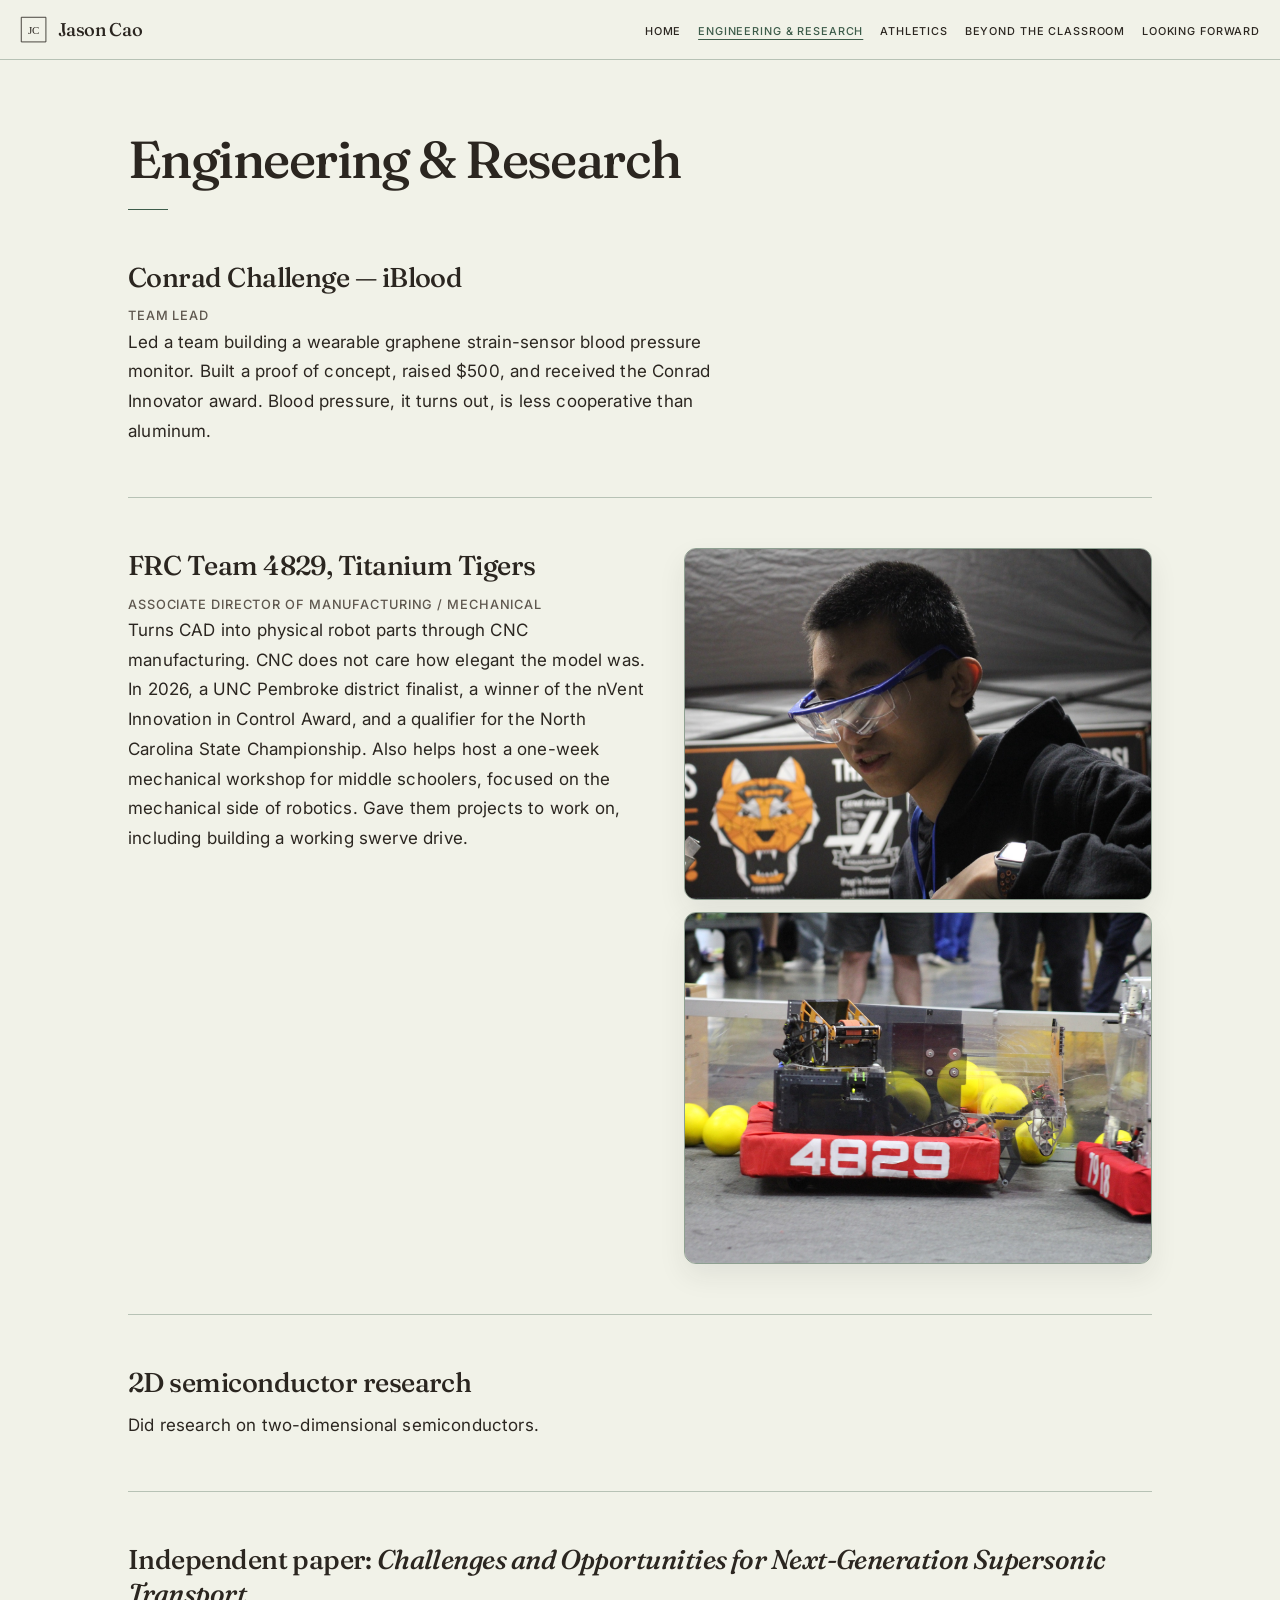
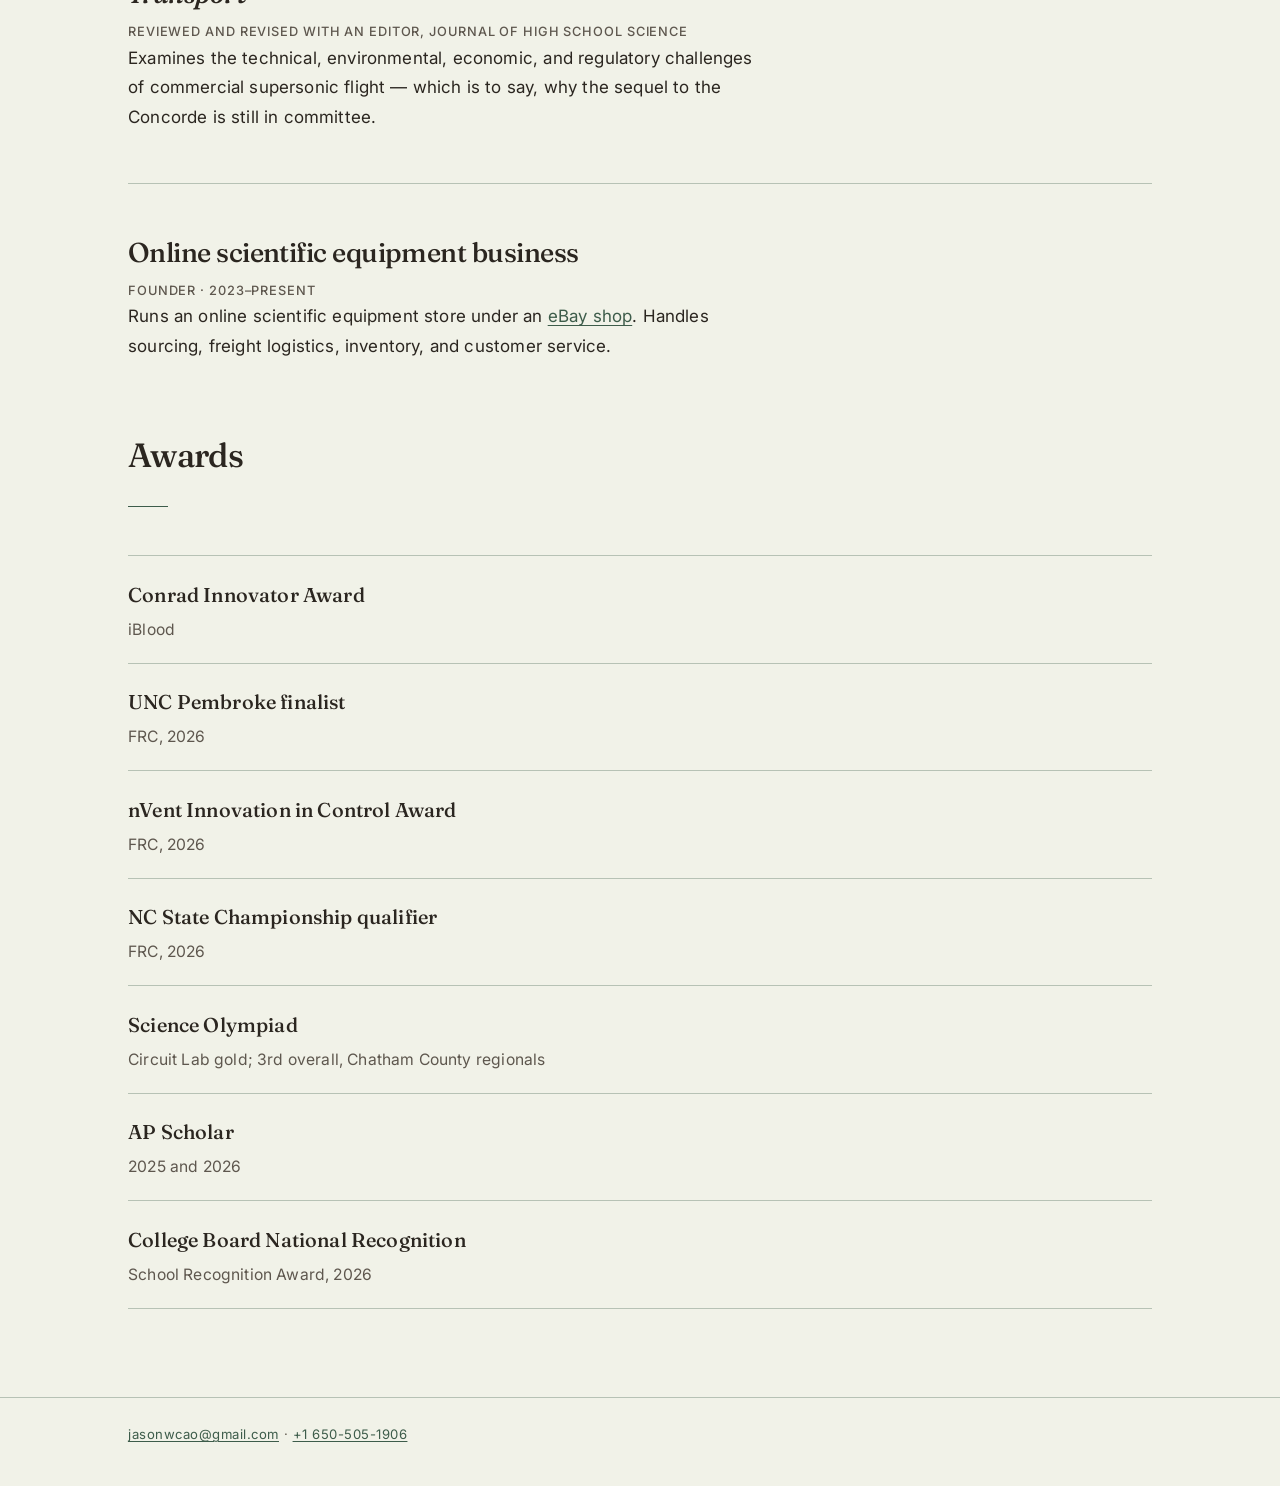
<file: entrepreneurship.html>
<!DOCTYPE html>
<html lang="en">
  <head>
    <meta charset="utf-8" />
    <meta http-equiv="refresh" content="0; url=engineering.html" />
    <link rel="canonical" href="https://jasoncao.com/engineering.html" />
    <title>Entrepreneurship — Jason Cao</title>
    <script>
      location.replace("engineering.html");
    </script>
  </head>
  <body>
    <p><a href="engineering.html">Entrepreneurship has moved to Engineering &amp; Research</a>.</p>
  </body>
</html>
</file>
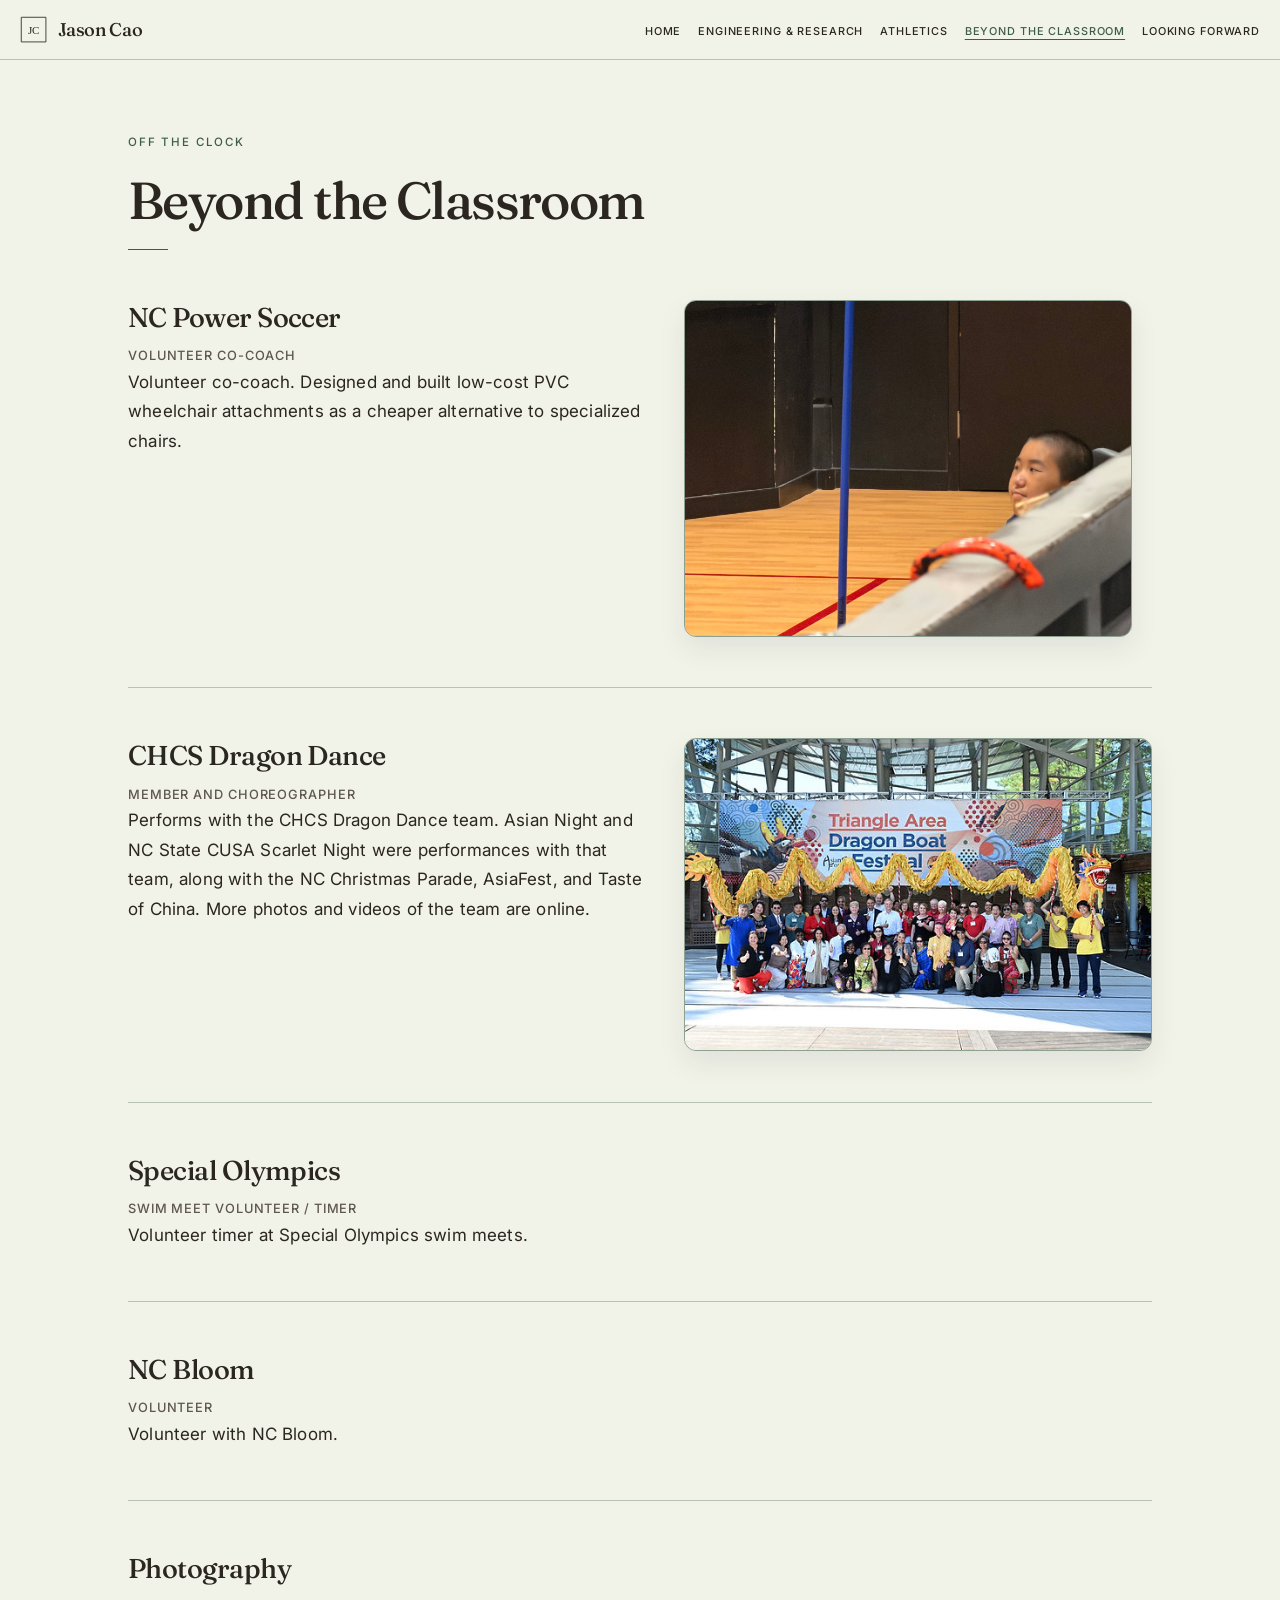
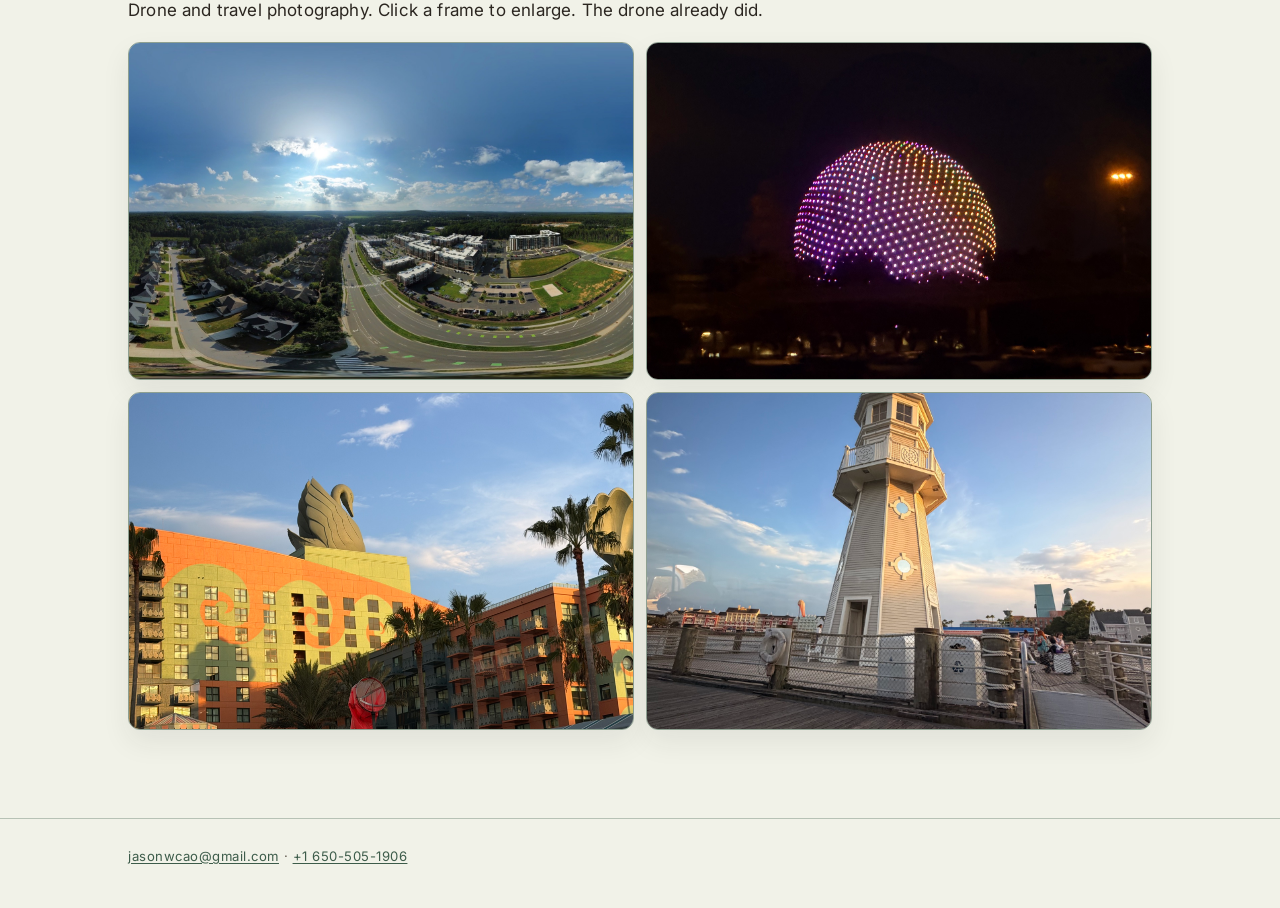
<file: hobbies.html>
<!DOCTYPE html>
<html lang="en">
  <head>
    <meta charset="utf-8" />
    <meta http-equiv="refresh" content="0; url=beyond.html" />
    <link rel="canonical" href="https://jasoncao.com/beyond.html" />
    <title>Hobbies — Jason Cao</title>
    <script>
      location.replace("beyond.html");
    </script>
  </head>
  <body>
    <p><a href="beyond.html">Hobbies have moved to Beyond the Classroom</a>.</p>
  </body>
</html>
</file>
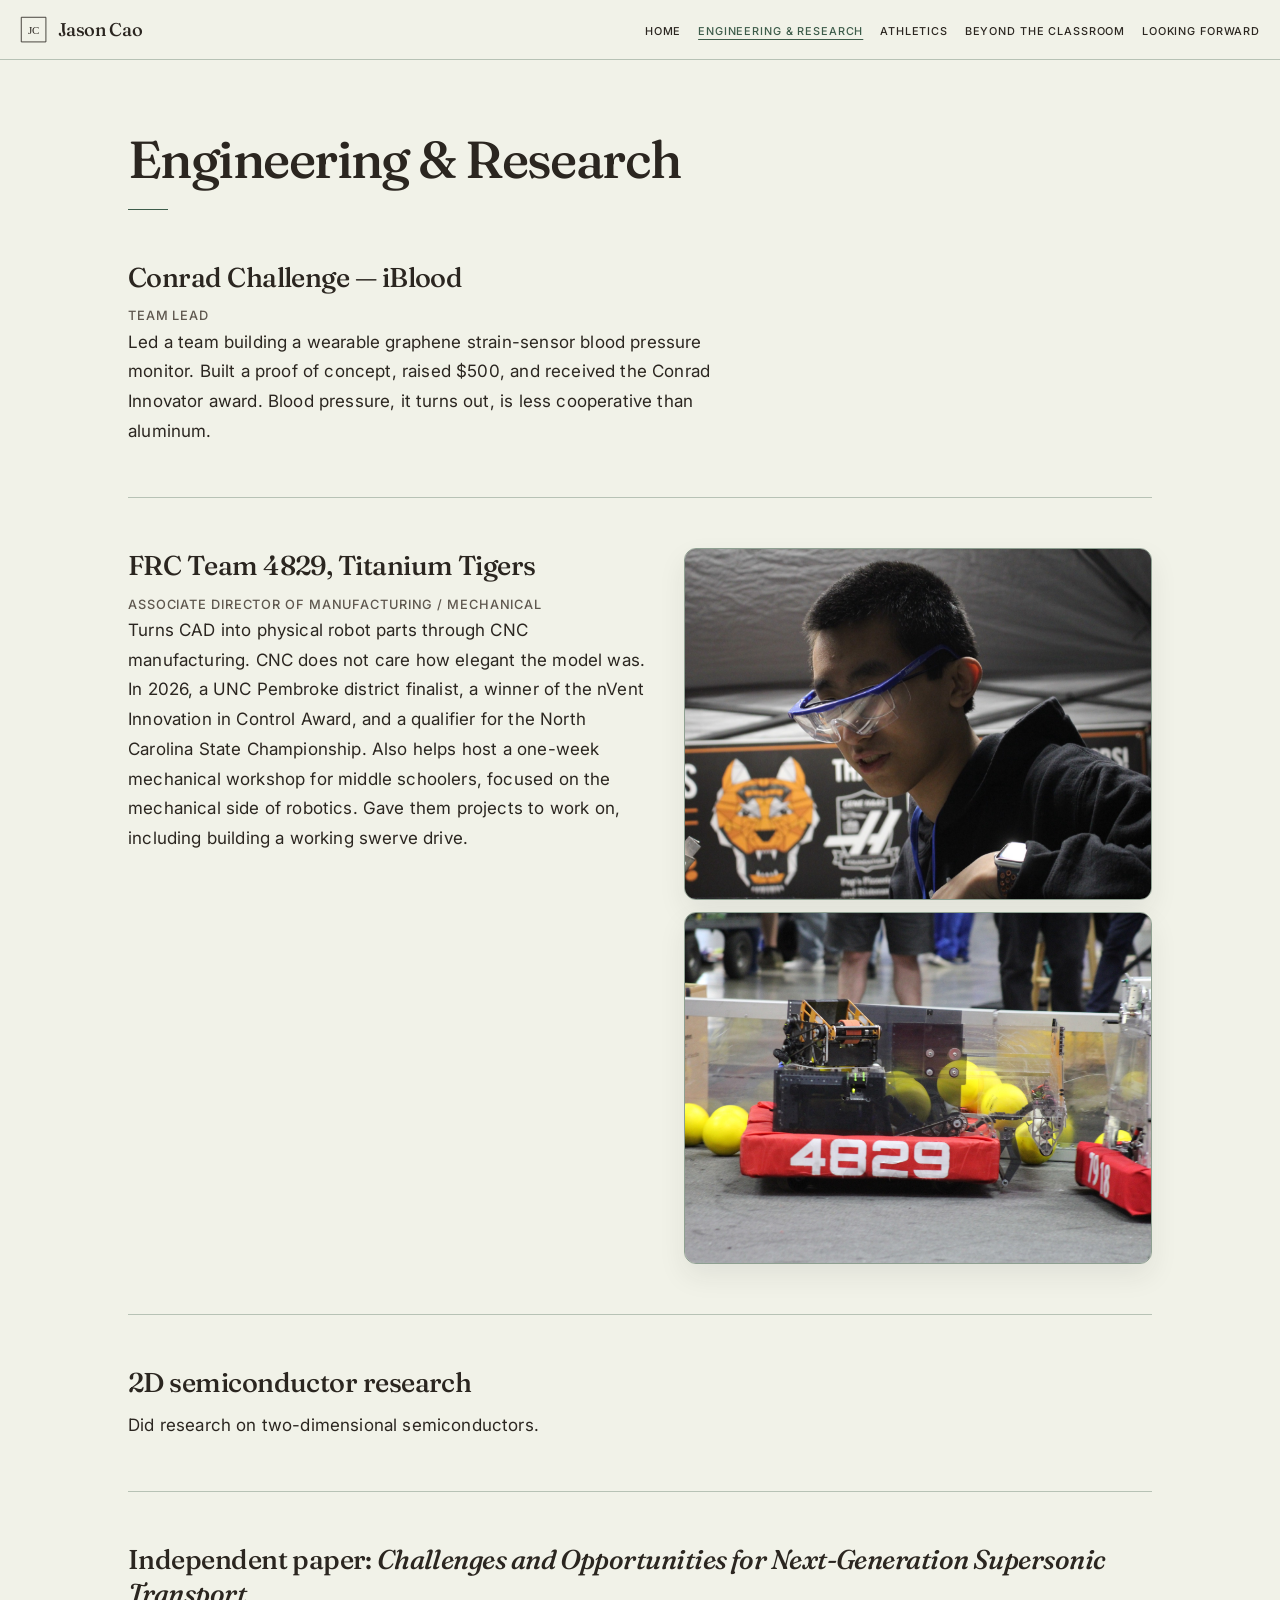
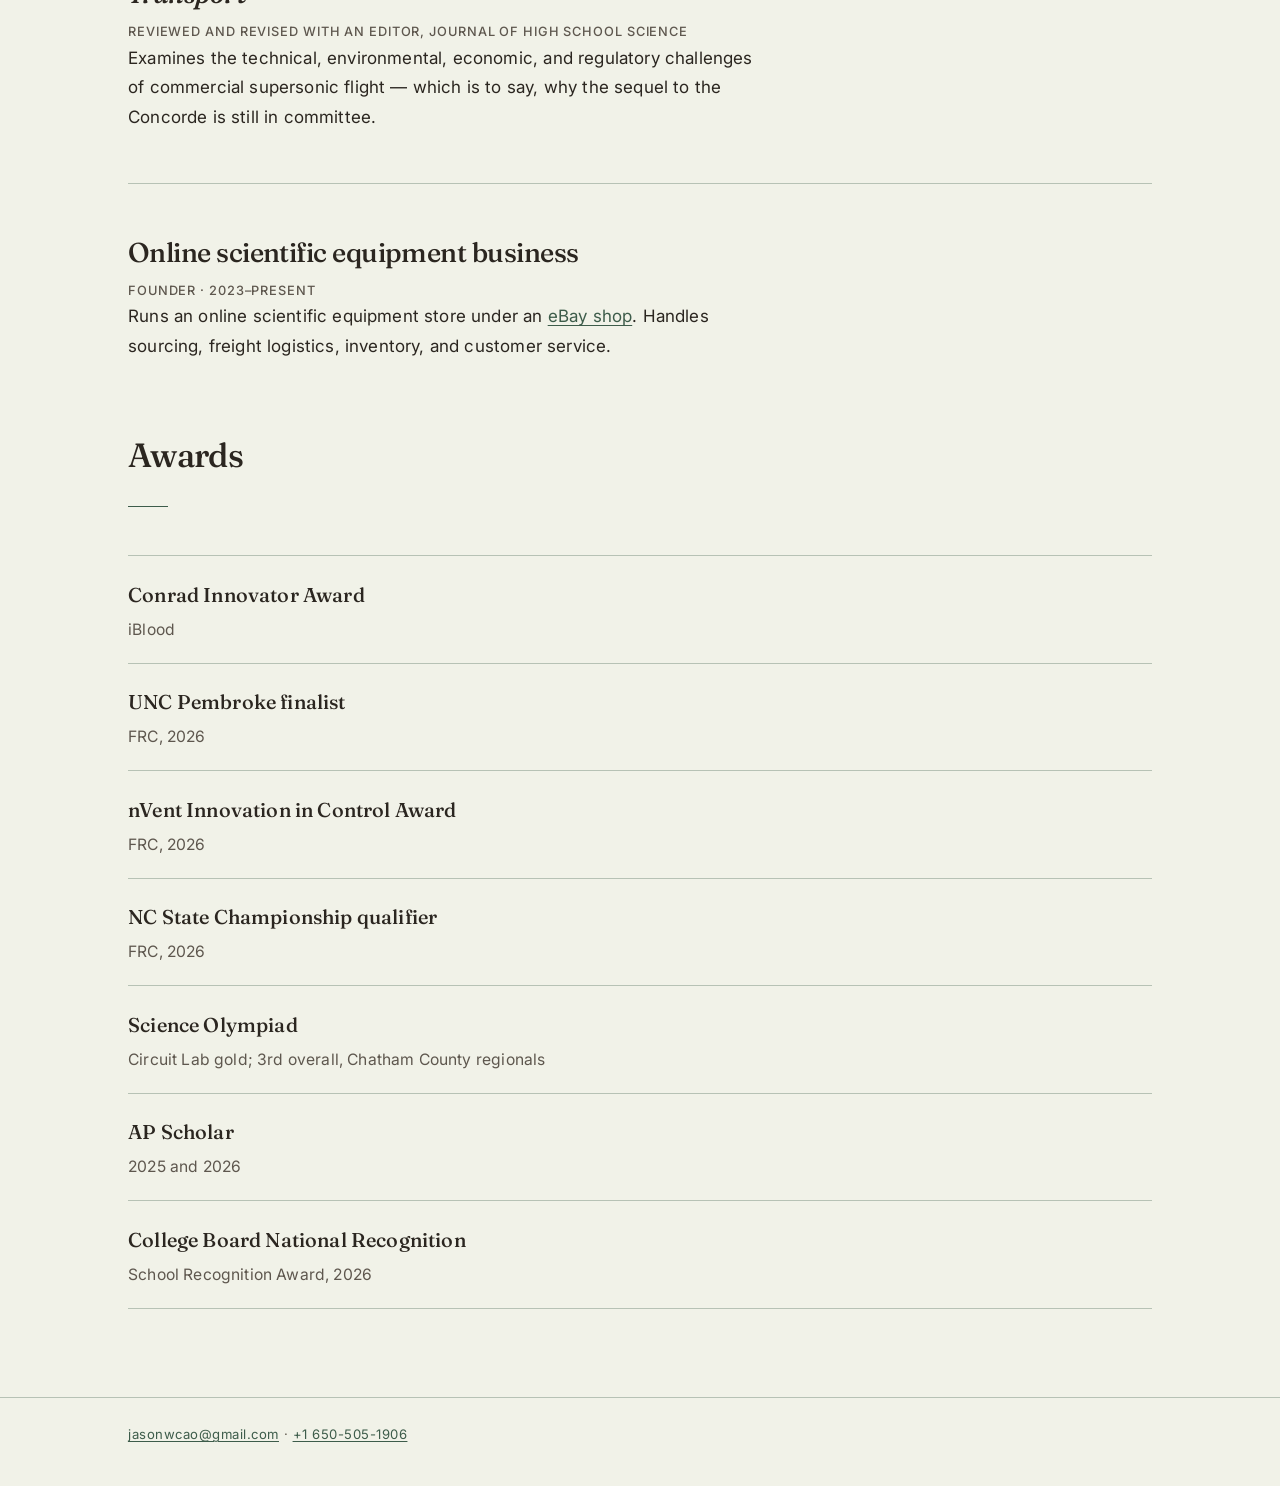
<file: honors.html>
<!DOCTYPE html>
<html lang="en">
  <head>
    <meta charset="utf-8" />
    <meta http-equiv="refresh" content="0; url=engineering.html" />
    <link rel="canonical" href="https://jasoncao.com/engineering.html" />
    <title>Honors — Jason Cao</title>
    <script>
      location.replace("engineering.html");
    </script>
  </head>
  <body>
    <p><a href="engineering.html">Honors now appear on Engineering &amp; Research</a>.</p>
  </body>
</html>
</file>
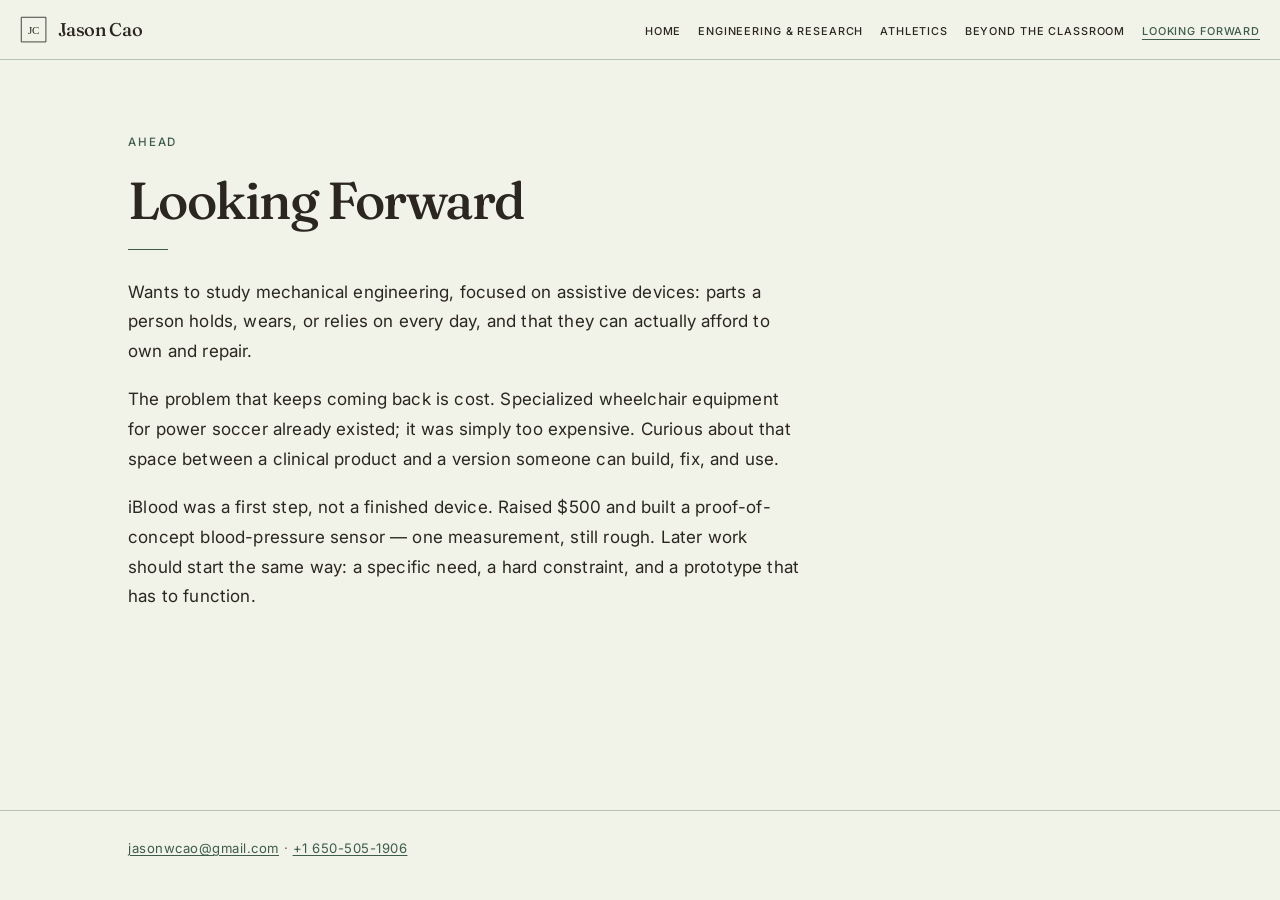
<file: looking-forward.html>
<!DOCTYPE html>
<html lang="en">
  <head>
    <meta charset="utf-8" />
    <meta name="viewport" content="width=device-width, initial-scale=1" />
    <meta
      name="description"
      content="Looking forward — Jason Cao wants to build affordable engineering for people with disabilities, starting from the PVC wheelchair attachment and iBlood."
    />
    <title>Looking Forward — Jason Cao</title>
    <link rel="canonical" href="https://jasoncao.com/looking-forward.html" />
    <link rel="icon" href="favicon.svg" type="image/svg+xml" />
    <link rel="preconnect" href="https://fonts.googleapis.com" />
    <link rel="preconnect" href="https://fonts.gstatic.com" crossorigin />
    <link
      href="https://fonts.googleapis.com/css2?family=Fraunces:ital,opsz,wght,WONK@0,24,500,0;0,24,600,0;1,24,500,0&family=Inter:wght@400;500;600&display=swap"
      rel="stylesheet"
    />
    <link rel="stylesheet" href="style.css" />
  </head>
  <body>
    <a class="skip-link" href="#main">Skip to content</a>
    <header class="site-header">
      <div class="wrap header-inner">
        <a class="wordmark" href="index.html" aria-label="Jason Cao home">
          <svg class="mark" viewBox="0 0 32 32" aria-hidden="true">
            <rect class="mark-frame" x="1.5" y="1.5" width="29" height="29" fill="none" stroke="currentColor" stroke-width="1"/>
            <text x="16" y="21.5" text-anchor="middle" font-size="13" font-family="Georgia, serif" fill="currentColor">JC</text>
          </svg>
          <span class="wordmark-text">Jason Cao</span>
        </a>
        <button
          class="nav-toggle"
          type="button"
          aria-expanded="false"
          aria-controls="site-nav"
        >
          Menu
        </button>
        <nav id="site-nav" class="site-nav" aria-label="Primary">
          <ul>
            <li><a href="index.html">Home</a></li>
            <li><a href="engineering.html">Engineering &amp; Research</a></li>
            <li><a href="athletics.html">Athletics</a></li>
            <li><a href="beyond.html">Beyond the Classroom</a></li>
            <li>
              <a href="looking-forward.html" aria-current="page"
                >Looking Forward</a
              >
            </li>
          </ul>
        </nav>
      </div>
    </header>

    <main id="main" class="page">
      <div class="wrap">
        <p class="kicker reveal">Ahead</p>
        <h1 class="page-title reveal">Looking Forward</h1>
        <span class="rule reveal"></span>
        <div class="forward reveal">
          <p>
            Wants to study mechanical engineering, focused on assistive
            devices: parts a person holds, wears, or relies on every day, and
            that they can actually afford to own and repair.
          </p>
          <p>
            The problem that keeps coming back is cost. Specialized wheelchair
            equipment for power soccer already existed; it was simply too
            expensive. Curious about that space between a clinical product and
            a version someone can build, fix, and use.
          </p>
          <p>
            iBlood was a first step, not a finished device. Raised $500 and
            built a proof-of-concept blood-pressure sensor — one measurement,
            still rough. Later work should start the same way: a specific
            need, a hard constraint, and a prototype that has to function.
          </p>
        </div>
      </div>
    </main>

    <footer class="site-footer" id="contact">
      <div class="wrap">
        <p>
          <a href="mailto:jasonwcao@gmail.com">jasonwcao@gmail.com</a>
          ·
          <a href="tel:+16505051906">+1 650-505-1906</a>
        </p>
      </div>
    </footer>
    <script src="script.js"></script>
  </body>
</html>
</file>
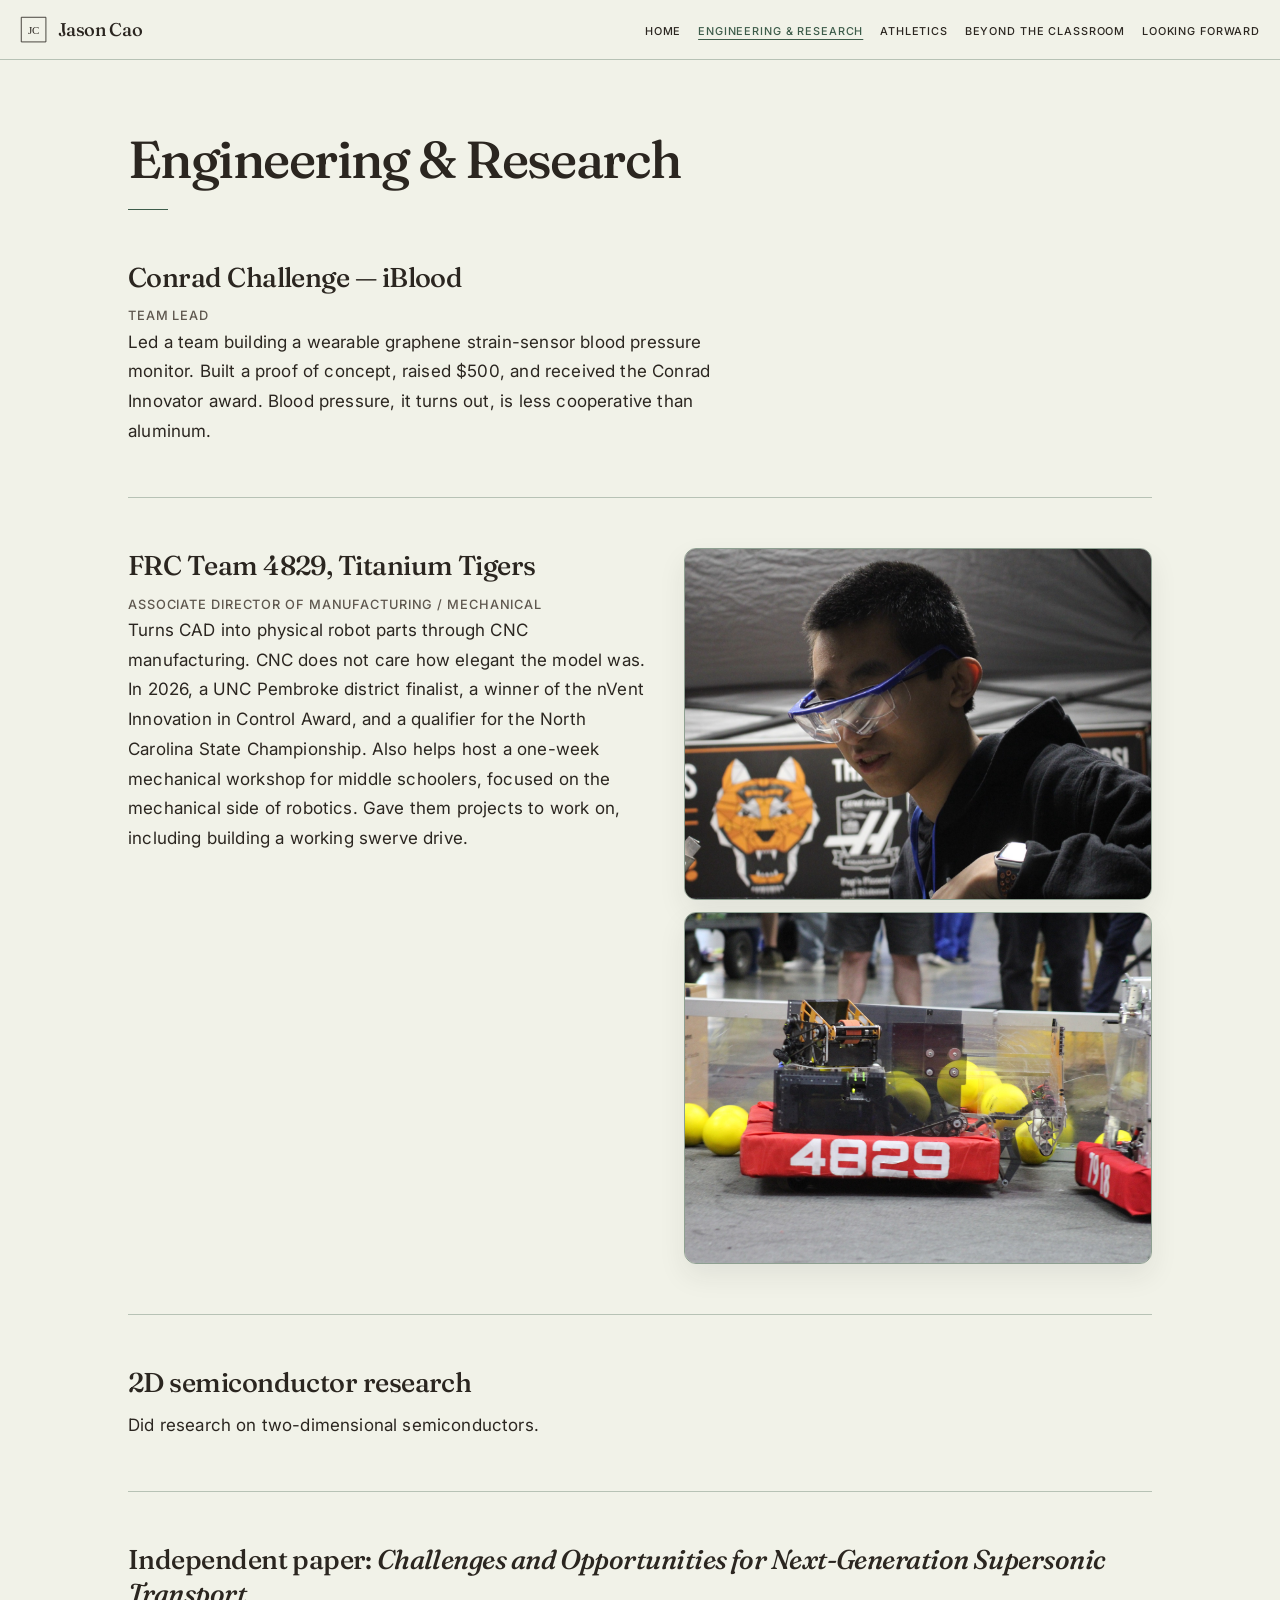
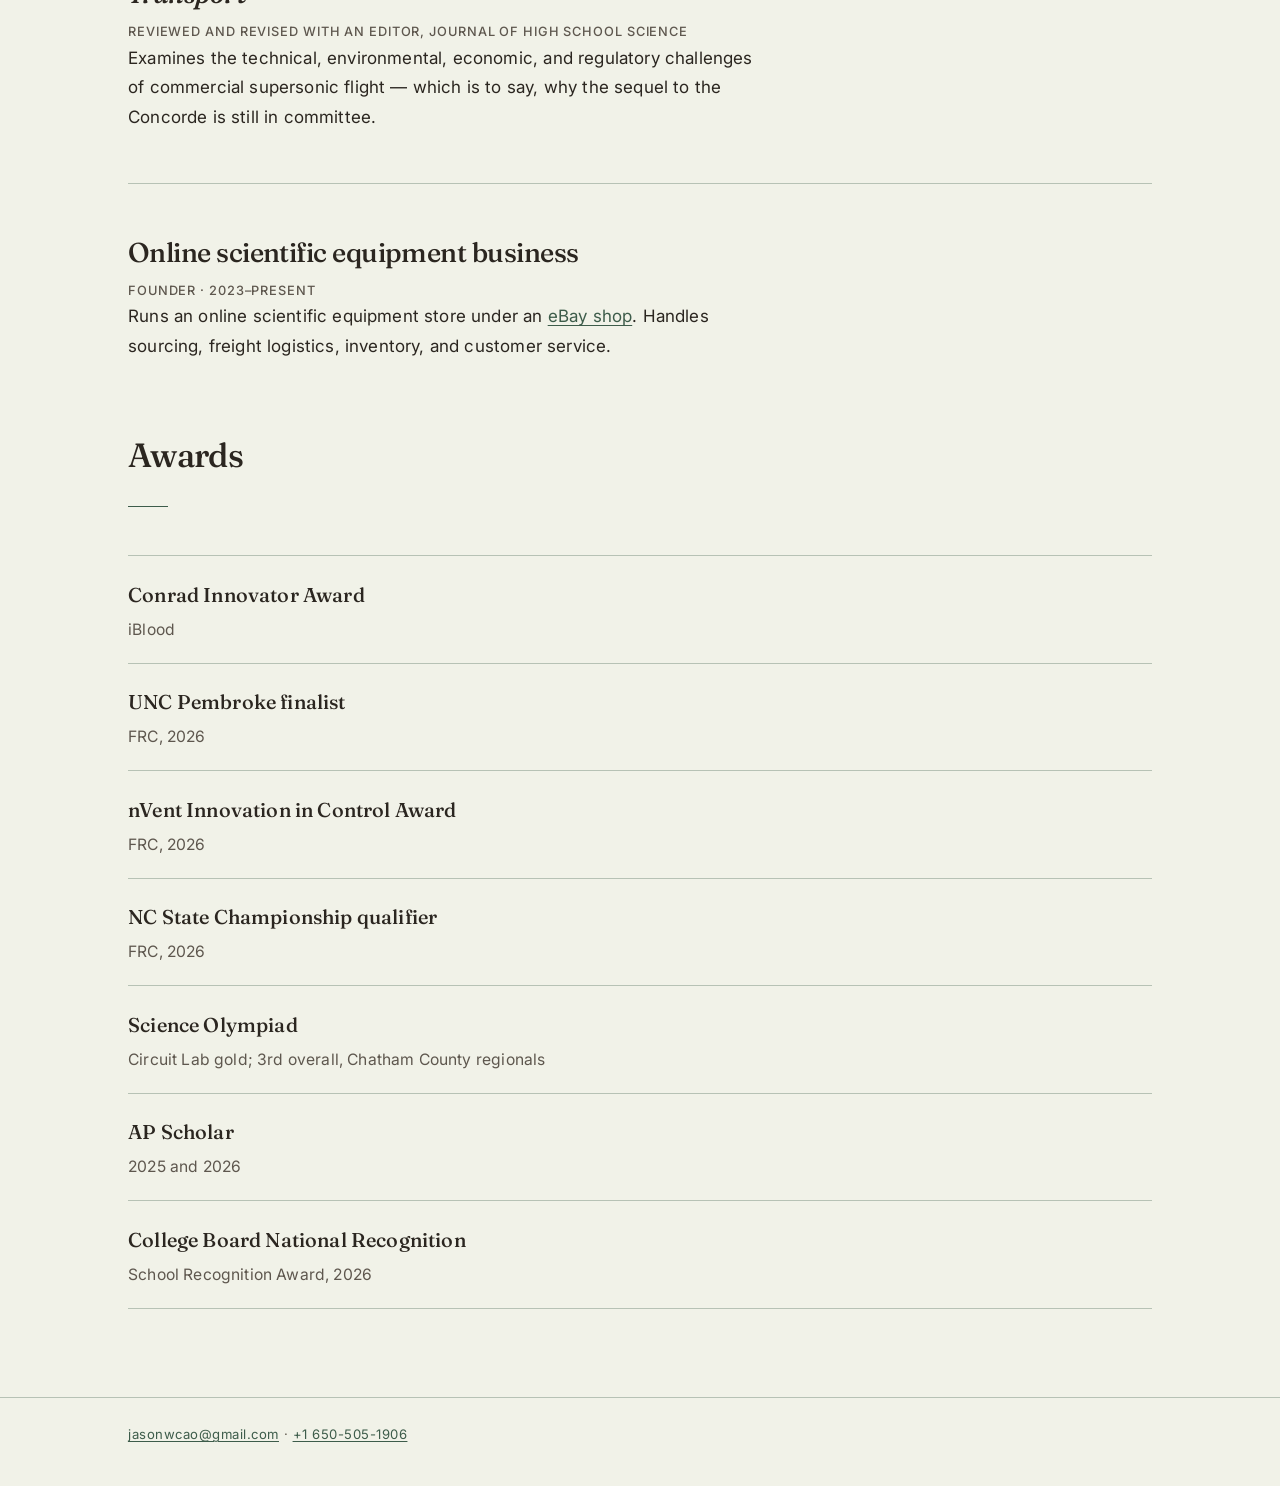
<file: research.html>
<!DOCTYPE html>
<html lang="en">
  <head>
    <meta charset="utf-8" />
    <meta http-equiv="refresh" content="0; url=engineering.html" />
    <link rel="canonical" href="https://jasoncao.com/engineering.html" />
    <title>Research — Jason Cao</title>
    <script>
      location.replace("engineering.html");
    </script>
  </head>
  <body>
    <p><a href="engineering.html">Research has moved to Engineering &amp; Research</a>.</p>
  </body>
</html>
</file>
<file: style.css>
:root {
  --bg: #f1f2e8;
  --bg-elev: #e6ebe0;
  --fg: #2b2620;
  --muted: #5e574e;
  --accent: #3d5c4a;
  --accent-deep: #2c4536;
  --line: color-mix(in srgb, var(--accent) 32%, var(--bg));
  --line-strong: color-mix(in srgb, var(--accent) 55%, var(--bg));
  --shadow: 0 12px 28px rgba(43, 38, 32, 0.08);
  --shadow-lift: 0 16px 34px rgba(43, 38, 32, 0.12);
  --radius: 0.75rem;
  --max: 40rem;
  --max-wide: 64rem;
  --font-sans: "Inter", system-ui, -apple-system, "Segoe UI", sans-serif;
  --font-serif: "Fraunces", "Iowan Old Style", "Palatino Linotype", Palatino,
    serif;
}

*,
*::before,
*::after {
  box-sizing: border-box;
}

html {
  scroll-behavior: smooth;
  scroll-padding-top: 5.5rem;
  background: var(--bg);
}

body {
  margin: 0;
  min-height: 100vh;
  display: flex;
  flex-direction: column;
  background: var(--bg);
  color: var(--fg);
  font-family: var(--font-sans);
  font-size: 1.0625rem;
  line-height: 1.75;
  letter-spacing: 0.01em;
}

main {
  flex: 1;
}

img {
  max-width: 100%;
  height: auto;
  display: block;
}

a {
  color: var(--accent);
  text-underline-offset: 0.18em;
  text-decoration-thickness: 1px;
  transition: color 0.2s ease, border-color 0.2s ease, transform 0.2s ease;
}

a:hover {
  color: var(--accent-deep);
}

a:focus-visible {
  outline: 1px solid var(--accent);
  outline-offset: 3px;
}

.skip-link {
  position: absolute;
  left: 0.75rem;
  top: -3.5rem;
  z-index: 100;
  background: var(--accent);
  color: var(--bg);
  padding: 0.5rem 0.75rem;
  text-decoration: none;
  border-radius: 0.35rem;
}

.skip-link:hover {
  color: var(--bg);
}

.skip-link:focus {
  top: 0.75rem;
}

.wrap {
  width: min(var(--max-wide), calc(100% - 2.5rem));
  margin-inline: auto;
}

.site-header .wrap {
  width: min(80rem, calc(100% - 2.5rem));
}

.site-header {
  position: sticky;
  top: 0;
  z-index: 20;
  background: color-mix(in srgb, var(--bg) 90%, transparent);
  border-bottom: 1px solid var(--line);
  backdrop-filter: blur(14px);
}

.header-inner {
  display: flex;
  flex-direction: row;
  align-items: center;
  justify-content: space-between;
  gap: 1.25rem;
  padding-block: 0.85rem;
}

.wordmark {
  display: inline-flex;
  align-items: center;
  gap: 0.65rem;
  flex-shrink: 0;
  font-family: var(--font-serif);
  font-size: 1.15rem;
  font-weight: 500;
  letter-spacing: -0.02em;
  color: var(--fg);
  text-decoration: none;
  transition: letter-spacing 0.28s ease, color 0.2s ease;
}

.wordmark:hover {
  color: var(--accent);
}

.wordmark:hover .wordmark-text {
  letter-spacing: 0.03em;
}

.wordmark-text {
  transition: letter-spacing 0.28s ease;
}

.mark {
  width: 1.7rem;
  height: 1.7rem;
  display: block;
  overflow: visible;
}

.mark-frame {
  stroke-dasharray: 116;
  stroke-dashoffset: 116;
  animation: draw-mark 0.85s ease forwards;
}

.nav-toggle {
  display: none;
  transition: letter-spacing 0.2s ease, opacity 0.2s ease, transform 0.2s ease;
}

.nav-toggle.is-open {
  letter-spacing: 0.18em;
}

.site-nav {
  width: auto;
  margin-left: auto;
  max-width: min(62rem, calc(100% - 9rem));
}

.site-nav ul {
  display: flex;
  flex-wrap: wrap;
  justify-content: flex-end;
  gap: 0.4rem 1.05rem;
  margin: 0;
  padding: 0;
  list-style: none;
}

.site-nav a {
  display: inline-block;
  font-size: 0.68rem;
  font-weight: 500;
  letter-spacing: 0.08em;
  text-transform: uppercase;
  color: var(--fg);
  text-decoration: none;
  white-space: nowrap;
  transition: color 0.2s ease, transform 0.2s ease;
}

.site-nav a:hover {
  color: var(--accent);
  transform: translateY(-1px);
}

.site-nav a[aria-current="page"] {
  color: var(--accent);
  text-decoration: underline;
  text-decoration-color: var(--accent);
  text-underline-offset: 0.35em;
}

.page {
  padding-block: 4.5rem 5.5rem;
}

.hero {
  position: relative;
  overflow: hidden;
  padding-top: 3.5rem;
  padding-bottom: 4.5rem;
}

.hero-bg {
  position: absolute;
  inset: 0;
  z-index: 0;
  pointer-events: none;
}

.hero-bg-shift {
  position: absolute;
  inset: 0;
  background-image:     linear-gradient(
      rgba(61, 92, 74, 0.12) 1px,
      transparent 1px
    ),
    linear-gradient(90deg, rgba(61, 92, 74, 0.12) 1px, transparent 1px);
  background-size: 44px 44px;
  animation: grid-drift 32s linear infinite;
  will-change: transform, background-position;
}

.hero-content {
  position: relative;
  z-index: 1;
  color: var(--fg);
}

.kicker {
  margin: 0 0 1.25rem;
  font-size: 0.72rem;
  font-weight: 500;
  letter-spacing: 0.16em;
  text-transform: uppercase;
  color: var(--accent);
}

h1,
.page-title,
.wordmark,
.tagline,
.entry h2,
.awards h2,
.contents strong,
.callout strong,
.honors strong,
.hobbies h2,
.mail {
  font-variation-settings: "opsz" 24, "WONK" 0;
}

h1,
.page-title {
  margin: 0;
  font-family: var(--font-serif);
  font-size: clamp(2.5rem, 7vw, 4.4rem);
  font-weight: 500;
  letter-spacing: -0.03em;
  line-height: 1.05;
}

.page-title {
  font-size: clamp(2.1rem, 5.4vw, 3.25rem);
}

.rule {
  display: block;
  width: 2.5rem;
  height: 1px;
  margin: 1.35rem 0 0;
  background: var(--accent);
  opacity: 1;
  transform-origin: left;
}

.home-photos a {
  color: inherit;
}

.home-photos a:hover {
  color: inherit;
}

.home-photos a:hover figure,
figure:hover {
  border-color: var(--accent);
  transform: translateY(-3px);
  box-shadow: var(--shadow-lift);
}

.home-photos a:hover img,
.gallery-item:hover img,
figure:hover img {
  transform: scale(1.04);
}

.callout {
  transition: transform 0.28s ease, border-color 0.28s ease;
}

.callout:hover {
  transform: translateY(-2px);
  border-color: var(--accent);
}

.contents li {
  transition: transform 0.28s ease;
}

.contents a {
  color: var(--fg);
}

.contents a:hover,
.contents a:hover strong {
  color: var(--accent);
}

.contents li:hover {
  transform: translateX(4px);
}

.tagline {
  margin: 1.2rem 0 0;
  max-width: var(--max);
  font-family: var(--font-serif);
  font-size: clamp(1.25rem, 2.6vw, 1.6rem);
  font-weight: 400;
  font-style: italic;
  line-height: 1.4;
}

.hero-points {
  max-width: 42rem;
  margin: 1.35rem 0 0;
  padding: 0;
  list-style: none;
}

.hero-points li {
  position: relative;
  margin: 0 0 0.7rem;
  padding-left: 0.95rem;
}

.hero-points li:last-child {
  margin-bottom: 0;
}

.hero-points li::before {
  content: "";
  position: absolute;
  left: 0;
  top: 0.62em;
  width: 0.4rem;
  height: 1px;
  background: var(--accent);
}

.forward {
  max-width: 42rem;
  margin-top: 1.75rem;
}

.forward p {
  margin: 0 0 1.15rem;
}

.forward p:last-child {
  margin-bottom: 0;
}

.awards {
  margin-top: 4rem;
}

.awards h2 {
  margin: 0;
  font-family: var(--font-serif);
  font-size: clamp(1.6rem, 3vw, 2.1rem);
  font-weight: 500;
  letter-spacing: -0.02em;
}

.about {
  max-width: 42rem;
  margin-top: 2.25rem;
}

.about h2 {
  margin: 0 0 1rem;
  font-size: 0.72rem;
  font-weight: 500;
  letter-spacing: 0.16em;
  text-transform: uppercase;
  color: var(--muted);
  font-family: var(--font-sans);
}

.about p {
  margin: 0 0 1.15rem;
  max-width: 42rem;
}

.about p:last-child {
  margin-bottom: 0;
}

.home-photos {
  display: grid;
  grid-template-columns: repeat(2, minmax(0, 1fr));
  gap: 0.75rem;
  margin-top: 2.5rem;
}

.home-photos a {
  text-decoration: none;
}

.home-photos a:hover figure {
  border-color: var(--accent);
}

.lede,
.intro {
  max-width: var(--max);
  margin: 1.75rem 0 0;
}

.intro p {
  margin: 0;
}

.intro p + p {
  margin-top: 0.85rem;
}

.times-lead {
  margin: 1.75rem 0 0;
}

.intro {
  color: var(--muted);
}

.times-lead {
  margin: 1.75rem 0 0;
}

.contents {
  max-width: 36rem;
  margin: 3.75rem 0 0;
  padding: 0;
  list-style: none;
  border-top: 1px solid var(--line);
}

.contents li {
  border-bottom: 1px solid var(--line);
  transition: transform 0.28s ease;
}

.contents a {
  display: flex;
  justify-content: space-between;
  gap: 1.5rem;
  padding-block: 1.05rem;
  text-decoration: none;
}

.contents a:hover strong {
  text-decoration: underline;
  text-decoration-color: var(--accent);
  text-underline-offset: 0.18em;
}

.contents strong {
  font-family: var(--font-serif);
  font-size: 1.15rem;
  font-weight: 500;
}

.contents span {
  color: var(--muted);
  font-size: 0.9rem;
  text-align: right;
}

.stack {
  display: grid;
  gap: 3.15rem;
  margin-top: 3.15rem;
}

.entry-title {
  display: flex;
  flex-wrap: wrap;
  align-items: center;
  gap: 0.45rem 0.6rem;
  margin-bottom: 0.45rem;
}

.entry .gallery {
  margin-top: 1rem;
}

.entry > h2 + p,
.entry > div > h2 + p {
  margin-top: 0.7rem;
}

.entry h2 {
  margin: 0;
  font-family: var(--font-serif);
  font-size: clamp(1.4rem, 2.4vw, 1.7rem);
  font-weight: 500;
  letter-spacing: -0.02em;
  line-height: 1.25;
}

.recognition {
  display: flex;
  flex-direction: column;
  align-items: flex-start;
  gap: 0.45rem;
  margin-top: 1.6rem;
  max-width: 46rem;
}

.badge-row,
.badges {
  display: flex;
  flex-wrap: wrap;
  gap: 0.35rem;
}

.badge {
  display: inline-block;
  max-width: 100%;
  padding: 0.14rem 0.48rem;
  border: 1px solid var(--accent);
  border-radius: 0.4rem;
  background: color-mix(in srgb, var(--accent) 8%, var(--bg));
  color: var(--accent);
  font-family: var(--font-sans);
  font-size: 0.7rem;
  font-weight: 500;
  font-style: normal;
  letter-spacing: 0.02em;
  line-height: 1.45;
}

.entry h2 cite {
  font-style: italic;
  font-weight: 500;
}

.meta {
  margin: 0.4rem 0 0.85rem;
  font-size: 0.8rem;
  font-weight: 500;
  letter-spacing: 0.07em;
  text-transform: uppercase;
  color: var(--muted);
}

.entry p {
  margin: 0;
  max-width: var(--max);
}

.entry + .entry {
  padding-top: 3.15rem;
  border-top: 1px solid var(--line);
}

.entry--split {
  display: grid;
  grid-template-columns: minmax(0, 1.05fr) minmax(0, 0.95fr);
  gap: 2rem 2.4rem;
  align-items: start;
}

.photos {
  display: grid;
  gap: 0.75rem;
}

.photos.single {
  max-width: 28rem;
}

.photos.group {
  max-width: 36rem;
}

.photos.group img {
  aspect-ratio: 3 / 2;
}

.photos.lead {
  margin-top: 2rem;
}

.photos.end {
  margin-top: 2.5rem;
}

figure {
  margin: 0;
  overflow: hidden;
  background: var(--bg-elev);
  border: 1px solid var(--line-strong);
  border-radius: var(--radius);
  box-shadow: var(--shadow);
  transition: transform 0.35s ease, box-shadow 0.35s ease, border-color 0.35s ease;
}

figure img {
  width: 100%;
  aspect-ratio: 4 / 3;
  object-fit: cover;
  filter: none;
  transition: transform 0.45s ease;
}

figcaption {
  padding: 0.55rem 0.75rem 0.7rem;
  font-size: 0.75rem;
  letter-spacing: 0.04em;
  color: var(--muted);
}

.callouts {
  display: grid;
  grid-template-columns: repeat(2, minmax(0, 1fr));
  gap: 0.85rem;
  margin-top: 2.4rem;
  max-width: 36rem;
}

.callout {
  padding: 1.15rem 1.2rem 1.25rem;
  border: 1px solid var(--line);
  border-radius: var(--radius);
  background: var(--bg-elev);
  transition: transform 0.28s ease, border-color 0.28s ease;
}

.callout .label {
  display: block;
  margin: 0 0 0.35rem;
  font-size: 0.7rem;
  font-weight: 500;
  letter-spacing: 0.12em;
  text-transform: uppercase;
  color: var(--muted);
}

.callout strong {
  display: block;
  font-family: var(--font-serif);
  font-size: 1.65rem;
  font-weight: 500;
  letter-spacing: -0.02em;
  line-height: 1.15;
}

.callout span {
  display: block;
  margin-top: 0.2rem;
  font-size: 0.85rem;
  color: var(--muted);
}

.honors,
.hobbies {
  margin: 3rem 0 0;
  padding: 0;
  list-style: none;
}

.honors li,
.hobbies article {
  display: grid;
  gap: 0.35rem;
  padding-block: 1.3rem;
  border-bottom: 1px solid var(--line);
}

.honors li:first-child,
.hobbies article:first-child {
  border-top: 1px solid var(--line);
}

.honors strong,
.hobbies h2 {
  margin: 0;
  font-family: var(--font-serif);
  font-size: 1.25rem;
  font-weight: 500;
}

.honors span,
.hobbies > article > p {
  margin: 0;
  color: var(--muted);
  font-size: 0.98rem;
  line-height: 1.55;
}

.hobbies .gallery {
  margin-top: 1rem;
}

.gallery {
  display: grid;
  grid-template-columns: repeat(2, minmax(0, 1fr));
  gap: 0.75rem;
}

.gallery-item {
  display: block;
  width: 100%;
  overflow: hidden;
  padding: 0;
  border: 1px solid var(--line-strong);
  border-radius: var(--radius);
  background: var(--bg-elev);
  box-shadow: var(--shadow);
  color: inherit;
  font: inherit;
  cursor: zoom-in;
  text-align: left;
  transition: transform 0.3s ease, box-shadow 0.3s ease, border-color 0.3s ease;
}

.gallery-item:hover,
.gallery-item:focus-visible {
  border-color: var(--accent);
  transform: translateY(-3px);
  box-shadow: var(--shadow-lift);
}

.gallery-item.is-hit {
  transform: scale(0.98);
}

.gallery-item img {
  width: 100%;
  aspect-ratio: 3 / 2;
  object-fit: cover;
  filter: none;
  transition: transform 0.45s ease;
}

.lightbox {
  max-width: min(72rem, calc(100vw - 2rem));
  max-height: calc(100vh - 2rem);
  margin: auto;
  padding: 0.7rem;
  border: 1px solid var(--line-strong);
  border-radius: var(--radius);
  background: var(--bg);
  color: var(--fg);
  box-shadow: var(--shadow-lift);
  z-index: 80;
  animation: lightbox-in 0.28s ease;
}

.lightbox::backdrop {
  background: rgba(43, 38, 32, 0.46);
  animation: fade-in 0.28s ease;
}

.lightbox img {
  width: 100%;
  max-height: calc(100vh - 6.5rem);
  object-fit: contain;
  border-radius: 0.45rem;
  filter: none;
}

.lightbox-caption {
  display: flex;
  justify-content: space-between;
  align-items: center;
  gap: 1rem;
  margin-top: 0.55rem;
  font-size: 0.8rem;
  letter-spacing: 0.04em;
  color: var(--muted);
}

.lightbox-close {
  border: 0;
  background: none;
  color: inherit;
  font: inherit;
  font-size: 0.72rem;
  letter-spacing: 0.12em;
  text-transform: uppercase;
  cursor: pointer;
  text-decoration: underline;
  text-underline-offset: 0.22em;
}

.lightbox-close:hover {
  color: var(--accent);
}

.contact-list {
  display: grid;
  gap: 1.35rem;
  margin: 2.4rem 0 0;
  max-width: var(--max);
}

.contact-list .label {
  display: block;
  margin: 0 0 0.3rem;
  font-size: 0.7rem;
  font-weight: 500;
  letter-spacing: 0.12em;
  text-transform: uppercase;
  color: var(--muted);
}

.table-wrap {
  margin-top: 2.5rem;
  overflow-x: auto;
  border: 1px solid var(--line);
  border-radius: var(--radius);
  background: var(--bg-elev);
}

table {
  width: 100%;
  border-collapse: collapse;
  font-variant-numeric: tabular-nums;
  font-size: 0.95rem;
}

caption {
  caption-side: top;
  padding: 0.95rem 1.1rem;
  text-align: left;
  font-size: 0.72rem;
  letter-spacing: 0.12em;
  text-transform: uppercase;
  color: var(--muted);
  border-bottom: 1px solid var(--line);
}

th,
td {
  padding: 0.75rem 1.1rem;
  text-align: left;
  border-bottom: 1px solid var(--line);
  white-space: nowrap;
}

thead th {
  font-size: 0.7rem;
  font-weight: 600;
  letter-spacing: 0.1em;
  text-transform: uppercase;
  color: var(--muted);
}

tbody th {
  font-weight: 500;
}

tbody tr:last-child th,
tbody tr:last-child td {
  border-bottom: none;
}

tbody tr.is-mark th,
tbody tr.is-mark td {
  font-weight: 600;
}

.contact-block {
  margin-top: 2.4rem;
}

.mail {
  display: inline-block;
  font-family: var(--font-serif);
  font-size: clamp(1.3rem, 3vw, 1.85rem);
  text-decoration: none;
  border-bottom: 1px solid var(--line-strong);
  padding-bottom: 0.12rem;
  transition: transform 0.25s ease, border-color 0.2s ease, color 0.2s ease;
}

.mail:hover {
  transform: translateY(-2px);
  border-bottom-color: var(--accent);
}

.note {
  margin: 1rem 0 0;
  max-width: var(--max);
  color: var(--muted);
  font-size: 0.95rem;
}

.site-footer {
  padding-block: 1.6rem 2.5rem;
  border-top: 1px solid var(--line);
  color: var(--muted);
  font-size: 0.82rem;
  letter-spacing: 0.04em;
}

.site-footer p {
  margin: 0;
}

.js .reveal {
  opacity: 0;
  transform: translateY(16px);
  transition: opacity 0.65s ease, transform 0.65s ease;
  transition-delay: calc(var(--stagger, 0) * 0.07s);
}

.js .reveal.is-visible {
  opacity: 1;
  transform: none;
}

.js .rule.reveal {
  transform: scaleX(0);
  transform-origin: left;
}

.js .rule.reveal.is-visible {
  transform: scaleX(1);
}

.js .reveal-media {
  opacity: 0;
  transform: scale(0.985);
  transition: opacity 0.8s ease, transform 0.8s ease;
  transition-delay: calc(var(--stagger, 0) * 0.07s);
}

.js .reveal-media.is-visible {
  opacity: 1;
  transform: scale(1);
}

.home-photos a:hover .reveal-media.is-visible,
.gallery-item:hover .reveal-media.is-visible,
figure:hover .reveal-media.is-visible {
  transform: scale(1.035);
}

.hero-enter {
  animation: rise 0.55s ease;
}

.hero-enter.is-visible {
  opacity: 1;
  transform: none;
}

.rule.hero-enter {
  animation-name: draw-rule;
}

@keyframes rise {
  from {
    opacity: 0;
    transform: translateY(12px);
  }
  to {
    opacity: 1;
    transform: none;
  }
}

@keyframes draw-rule {
  from {
    opacity: 0;
    transform: scaleX(0);
  }
  to {
    opacity: 1;
    transform: scaleX(1);
  }
}

@keyframes draw-mark {
  to {
    stroke-dashoffset: 0;
  }
}

@keyframes grid-drift {
  from {
    background-position: 0 0;
  }
  to {
    background-position: 44px 44px;
  }
}

@keyframes load-run {
  0% {
    width: 0;
    opacity: 1;
  }
  80% {
    width: 86%;
    opacity: 1;
  }
  100% {
    width: 100%;
    opacity: 0;
  }
}

@keyframes spin {
  to {
    transform: rotate(360deg);
  }
}

@keyframes fade-in {
  from {
    opacity: 0;
  }
  to {
    opacity: 1;
  }
}

@keyframes lightbox-in {
  from {
    opacity: 0;
    transform: scale(0.98);
  }
  to {
    opacity: 1;
    transform: none;
  }
}

.load-bar {
  position: fixed;
  top: 0;
  left: 0;
  z-index: 90;
  height: 2px;
  width: 0;
  background: var(--accent);
  pointer-events: none;
}

.load-bar.is-running {
  animation: load-run 0.65s ease forwards;
}

.load-spin {
  position: fixed;
  top: 0.45rem;
  left: 50%;
  z-index: 90;
  width: 13px;
  height: 13px;
  margin-left: -6.5px;
  border: 1px solid var(--line-strong);
  border-top-color: var(--accent);
  border-radius: 50%;
  pointer-events: none;
  opacity: 0;
}

.load-spin.is-on {
  opacity: 1;
  animation: spin 0.65s linear infinite;
}

@media (max-width: 980px) {
  .header-inner {
    flex-direction: row;
    flex-wrap: wrap;
    align-items: center;
    justify-content: space-between;
  }

  .js .nav-toggle {
    display: inline-flex;
    align-items: center;
    margin-left: auto;
    padding: 0.35rem 0;
    border: 0;
    background: none;
    color: inherit;
    font: inherit;
    font-size: 0.68rem;
    font-weight: 500;
    letter-spacing: 0.12em;
    text-transform: uppercase;
    cursor: pointer;
  }

  .js .nav-toggle:hover {
    color: var(--accent);
  }

  .js .site-nav {
    display: none;
    width: 100%;
    max-width: none;
    margin-left: 0;
    padding-bottom: 0.35rem;
  }

  .js .site-nav.is-open {
    display: block;
  }

  .js .site-nav.is-open ul {
    justify-content: flex-start;
  }
}

@media (max-width: 820px) {
  .entry--split {
    grid-template-columns: 1fr;
  }
}

@media (max-width: 640px) {
  .wrap {
    width: min(var(--max-wide), calc(100% - 1.6rem));
  }

  .hero,
  .page {
    padding-top: 2.5rem;
    padding-bottom: 3.6rem;
  }

  .about,
  .hero-points {
    margin-top: 1.25rem;
  }

  .contents a {
    flex-direction: column;
    gap: 0.2rem;
  }

  .contents span {
    text-align: left;
  }

  .callouts,
  .gallery {
    grid-template-columns: 1fr;
  }
}

@media (min-width: 820px) {
  .home-photos {
    grid-template-columns: repeat(4, minmax(0, 1fr));
  }
}

@media (prefers-reduced-motion: reduce) {
  html {
    scroll-behavior: auto;
  }

  *,
  *::before,
  *::after {
    animation: none !important;
    transition: none !important;
  }

  .js .reveal,
  .js .reveal-media,
  .hero-enter,
  .mark-frame {
    opacity: 1 !important;
    transform: none !important;
    stroke-dashoffset: 0 !important;
  }

  .hero-bg-shift,
  .load-bar,
  .load-spin {
    display: none;
  }
}
</file>
